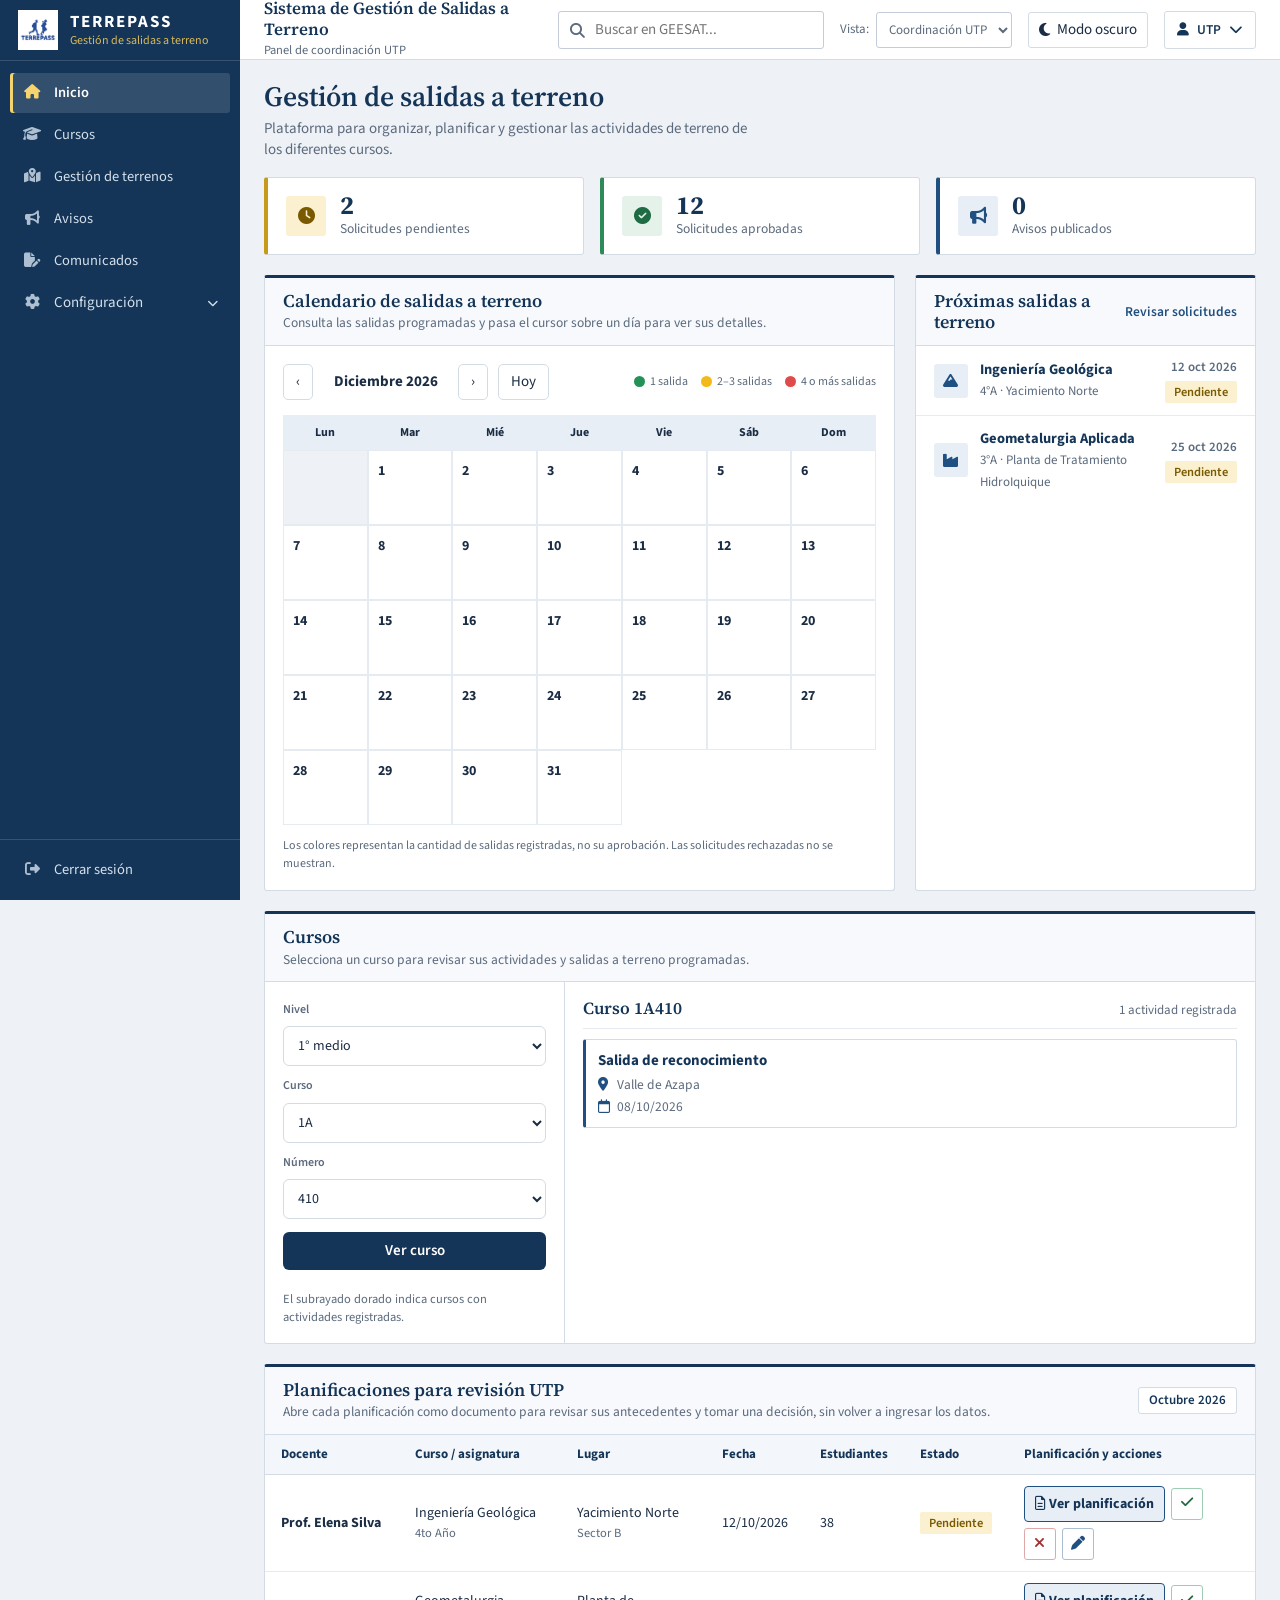
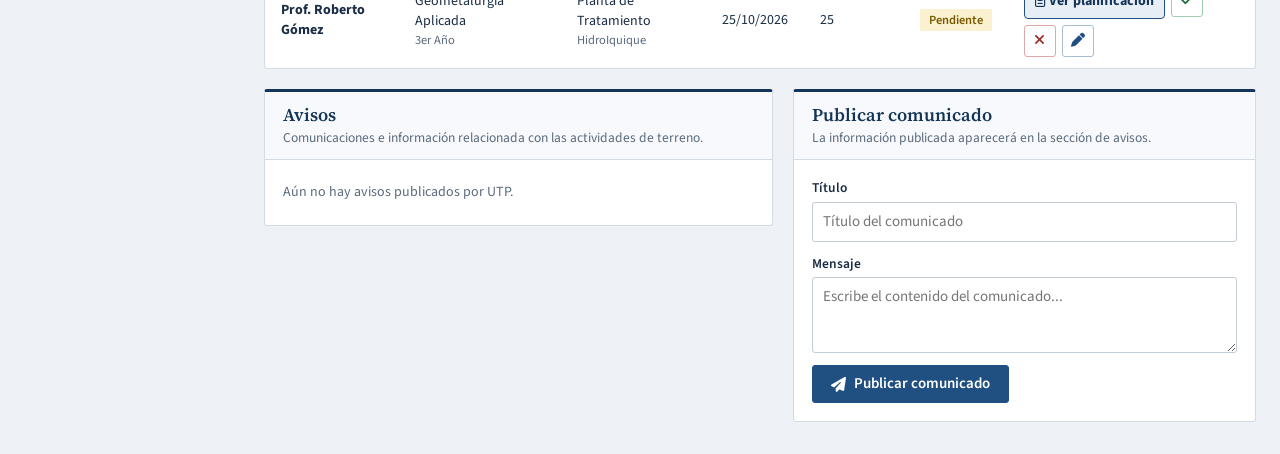
<file: general/Terrepass.html>
<!DOCTYPE html>
<html lang="es">
<head>
    <meta charset="UTF-8">
    <meta name="viewport" content="width=device-width, initial-scale=1.0">

    <title>TERREPASS | Gestión de Salidas a Terreno</title>

    <link rel="preconnect" href="https://fonts.googleapis.com">
    <link rel="preconnect" href="https://fonts.gstatic.com" crossorigin>
    <link rel="stylesheet"
          href="https://fonts.googleapis.com/css2?family=Source+Sans+3:wght@400;600;700&family=Source+Serif+4:wght@600;700&display=swap">

    <link rel="stylesheet"
          href="https://cdnjs.cloudflare.com/ajax/libs/font-awesome/6.5.2/css/all.min.css">

    <link rel="stylesheet" href="Terrepass.css">
</head>
<body>

<!-- =====================================================
     MENÚ LATERAL
===================================================== -->

<aside class="sidebar" id="menu">

    <div class="marca">
        <img src="logo.png" alt="Logo TERREPASS">
        <div>
            <h2>TERREPASS</h2>
            <p>Gestión de salidas a terreno</p>
        </div>
    </div>

    <nav class="menu-lateral" aria-label="Secciones">

        <a href="#inicio" class="opcion activo">
            <span class="icono"><i class="fa-solid fa-house"></i></span>
            <span>Inicio</span>
        </a>

        <a href="#cursos" class="opcion">
            <span class="icono"><i class="fa-solid fa-graduation-cap"></i></span>
            <span>Cursos</span>
        </a>

        <a href="#calendario" class="opcion solo-profesor">
            <span class="icono"><i class="fa-solid fa-file-signature"></i></span>
            <span>Solicitud / Planificación</span>
        </a>

        <a href="#gestion-terrenos" class="opcion solo-utp">
            <span class="icono"><i class="fa-solid fa-map-location-dot"></i></span>
            <span>Gestión de terrenos</span>
        </a>

        <a href="#avisos" class="opcion">
            <span class="icono"><i class="fa-solid fa-bullhorn"></i></span>
            <span>Avisos</span>
        </a>

        <a href="#publicar-comunicado" class="opcion solo-utp">
            <span class="icono"><i class="fa-solid fa-file-pen"></i></span>
            <span>Comunicados</span>
        </a>

        <button type="button" id="abrirConfiguracion" class="opcion opcion-config" aria-expanded="false" aria-controls="submenuConfiguracion">
            <span class="icono"><i class="fa-solid fa-gear"></i></span>
            <span>Configuración</span>
            <i class="fa-solid fa-chevron-down config-flecha" aria-hidden="true"></i>
        </button>
        <div id="submenuConfiguracion" class="submenu-config" hidden>
            <p class="submenu-intro">Preferencias de TERREPASS</p>
            <a class="config-perfil-link" href="TERREPASS_mi_perfil.html"><i class="fa-regular fa-user"></i> Mi perfil</a>
            <details class="config-detalle"><summary><i class="fa-regular fa-bell"></i> Notificaciones</summary><div class="config-interior"><label class="config-control"><span>Activar notificaciones en la página</span><input id="configNotificaciones" type="checkbox"></label></div></details>
            <details class="config-detalle"><summary><i class="fa-solid fa-clock-rotate-left"></i> Historial</summary><div class="config-interior"><button type="button" id="configVerHistorial" class="config-btn">Ver historial de solicitudes</button></div></details>
            
        </div>

    </nav>

    <div class="pie-menu">
        <a href="index.html" class="opcion">
            <span class="icono"><i class="fa-solid fa-right-from-bracket"></i></span>
            <span>Cerrar sesión</span>
        </a>
    </div>

</aside>

<div class="velo" id="velo"></div>


<!-- =====================================================
     BARRA SUPERIOR
===================================================== -->

<header class="barra">

    <button class="boton-menu" id="botonMenu" type="button"
            aria-label="Abrir menú" aria-controls="menu" aria-expanded="false">
        <i class="fa-solid fa-bars"></i>
    </button>

    <div class="barra-titulo">
        <strong>Sistema de Gestión de Salidas a Terreno</strong>
        <span>Panel UTP</span>
    </div>

    <div class="buscador">
        <i class="fa-solid fa-magnifying-glass"></i>
        <input type="search" id="buscador" placeholder="Buscar en GEESAT..."
               aria-label="Buscar en GEESAT">
    </div>

    <div class="selector-rol">
        <label for="rolUsuario">Vista:</label>
        <select id="rolUsuario" aria-label="Cambiar tipo de usuario">
            <option value="utp">Coordinación UTP</option>
            <option value="profesor">Profesor/a</option>
        </select>
    </div>
    <button class="boton-tema" id="alternarTema" type="button" aria-pressed="false">
        <i class="fa-solid fa-moon"></i><span>Modo oscuro</span>
    </button>
    <div class="perfil-contenedor" id="perfilContenedor">
      <button class="perfil" id="abrirFichaPerfil" type="button" aria-expanded="false" aria-controls="fichaPerfil" aria-label="Mostrar datos de mi perfil laboral">
        <i class="fa-solid fa-user"></i><span id="nombreRol">UTP</span><i class="fa-solid fa-chevron-down" aria-hidden="true"></i>
      </button>
      <section class="ficha-perfil" id="fichaPerfil" hidden aria-label="Datos de mi perfil laboral">
        <h3>Mi información laboral</h3>
        <dl id="fichaPerfilDatos"></dl>
        <a href="TERREPASS_mi_perfil.html" class="ficha-perfil-editar"><i class="fa-solid fa-pen"></i> Ver o editar mi perfil</a>
      </section>
    </div>

</header>


<main class="contenido">


<!-- =====================================================
     INICIO
===================================================== -->

<section id="inicio" class="inicio">

    <div class="encabezado">
        <h1>Gestión de salidas a terreno</h1>
        <p>
            Plataforma para organizar, planificar y gestionar
            las actividades de terreno de los diferentes cursos.
        </p>
    </div>

    <div class="metricas">

        <a class="metrica pendiente metrica-enlace solo-utp" href="#gestion-terrenos" aria-label="Ver solicitudes pendientes">
            <div class="metrica-icono"><i class="fa-solid fa-clock"></i></div>
            <div>
                <strong id="pendientes">0</strong>
                <span>Solicitudes pendientes</span>
            </div>
        </a>

        <a class="metrica aprobada metrica-enlace" href="#gestion-terrenos" aria-label="Ver solicitudes aprobadas">
            <div class="metrica-icono"><i class="fa-solid fa-circle-check"></i></div>
            <div>
                <strong id="aprobadas">0</strong>
                <span>Solicitudes aprobadas</span>
            </div>
        </a>

        <a class="metrica metrica-enlace" href="#avisos" aria-label="Ver avisos publicados">
            <div class="metrica-icono"><i class="fa-solid fa-bullhorn"></i></div>
            <div>
                <strong id="avisosNumero">0</strong>
                <span>Avisos publicados</span>
            </div>
        </a>

    </div>

</section>


<div class="panel-calendario-proximas">
<section id="calendario-general" class="panel calendario-general">
  <div class="panel-cabecera"><div><h2>Calendario de salidas a terreno</h2><p>Consulta las salidas programadas y pasa el cursor sobre un día para ver sus detalles.</p></div></div>
  <div class="cal-general-contenido">
    <div class="cal-general-controles"><button id="calGeneralAnterior" type="button" aria-label="Mes anterior">‹</button><strong id="calGeneralMes"></strong><button id="calGeneralSiguiente" type="button" aria-label="Mes siguiente">›</button><button id="calGeneralHoy" type="button">Hoy</button>
      <div class="cal-leyenda"><span><i class="cal-punto verde"></i> 1 salida</span><span><i class="cal-punto amarillo"></i> 2–3 salidas</span><span><i class="cal-punto rojo"></i> 4 o más salidas</span></div>
    </div>
    <div class="cal-general-semana"><span>Lun</span><span>Mar</span><span>Mié</span><span>Jue</span><span>Vie</span><span>Sáb</span><span>Dom</span></div>
    <div id="calGeneralDias" class="cal-general-dias"></div>
    <p class="cal-general-nota">Los colores representan la cantidad de salidas registradas, no su aprobación. Las solicitudes rechazadas no se muestran.</p>
  </div>
</section>
<section class="panel" aria-labelledby="tituloProximas">

        <div class="panel-cabecera">
            <h2 id="tituloProximas">Próximas salidas a terreno</h2>
            <a href="#gestion-terrenos" class="enlace-panel solo-utp">Revisar solicitudes</a><a href="#calendario" class="enlace-panel solo-profesor" hidden>Crear solicitud</a>
        </div>

        <div class="salidas-lista">

            <div class="salida-fila" data-id="1">
                <div class="salida-icono"><i class="fa-solid fa-mountain"></i></div>
                <div class="salida-info">
                    <strong>Ingeniería Geológica</strong>
                    <span>4°A · Yacimiento Norte</span>
                </div>
                <div class="salida-meta">
                    <span class="salida-fecha">12 oct 2026</span>
                    <span class="estado pendiente">Pendiente</span>
                </div>
            </div>

            <div class="salida-fila" data-id="2">
                <div class="salida-icono"><i class="fa-solid fa-industry"></i></div>
                <div class="salida-info">
                    <strong>Geometalurgia Aplicada</strong>
                    <span>3°A · Planta de Tratamiento HidroIquique</span>
                </div>
                <div class="salida-meta">
                    <span class="salida-fecha">25 oct 2026</span>
                    <span class="estado pendiente">Pendiente</span>
                </div>
            </div>

        </div>

    </section>
</div>

<div class="cursos-independiente">
<section id="cursos" class="panel">

        <div class="panel-cabecera">
            <div>
                <h2>Cursos</h2>
                <p>Selecciona un curso para revisar sus actividades y salidas a terreno programadas.</p>
            </div>
        </div>

        <div class="cursos-cuerpo">

            <div class="selector-cursos selector-cursos-compacto">
                <label for="nivelCursoVista">Nivel</label>
                <select id="nivelCursoVista" class="selector-compacto">
                    <option value="1">1° medio</option><option value="2">2° medio</option>
                    <option value="3">3° medio</option><option value="4">4° medio</option>
                </select>
                <label for="letraCursoVista">Curso</label>
                <select id="letraCursoVista" class="selector-compacto"></select>
                <label for="codigoCursoVista">Número</label>
                <select id="codigoCursoVista" class="selector-compacto"></select>
                <button type="button" id="verCursoBtn" class="boton-ver-curso">Ver curso</button>
                <p class="leyenda">El subrayado dorado indica cursos con actividades registradas.</p>
            </div>

            <div id="detalleCurso" class="detalle-curso" aria-live="polite"></div>

        </div>

    </section>
</div>

<!-- =====================================================
     CALENDARIO Y PROGRAMACIÓN
===================================================== -->

<section id="calendario" class="panel solo-profesor" data-seccion-rol="solicitud">

    <div class="panel-cabecera">
        <div>
            <h2>Solicitud / Planificación de salida a terreno</h2>
            <p>Completa los antecedentes generales, pedagógicos y los detalles de la actividad. La fecha se selecciona desde el campo con mini calendario.</p>
        </div>
    </div>

    <div class="calendario-cuerpo">

        <div class="calendario-box">

            <div class="calendario-titulo">
                <button id="mesAnterior" type="button" aria-label="Mes anterior">‹</button>
                <h3 id="mesActual"></h3>
                <button id="mesSiguiente" type="button" aria-label="Mes siguiente">›</button>
            </div>

            <div class="semana">
                <span>Lun</span>
                <span>Mar</span>
                <span>Mié</span>
                <span>Jue</span>
                <span>Vie</span>
                <span>Sáb</span>
                <span>Dom</span>
            </div>

            <div id="diasCalendario" class="dias"></div>

        </div>

        <div class="formulario">

            <h3 id="tituloFormularioSalida">Solicitar salida a terreno</h3>

            <div class="campo ancho">
                <label for="fechaSalida">Fecha</label>
                <input type="date" id="fechaSalida">
            </div>

            <div class="campo">
                <label for="horaSalida">Hora de salida</label>
                <input type="time" id="horaSalida">
            </div>

            <div class="campo">
                <label for="horaRegreso">Hora de regreso</label>
                <input type="time" id="horaRegreso">
            </div>

            <div class="campo ancho solo-profesor">
                <label for="cursoSolicitud">Curso</label>
                <select id="cursoSolicitud" aria-label="Seleccionar curso"><option value="">Selecciona un curso</option></select>
            </div>

            <div class="planificacion-formulario ancho">
                <details class="planificacion-pestana"><summary><span class="pestana-numero">I.</span><strong>Antecedentes generales</strong><span class="pestana-indicador" aria-hidden="true">⌄</span></summary><div class="planificacion-pestana-contenido">
                <div class="planificacion-grid">
                    <div class="campo"><label for="responsableSalida">Docente responsable</label><input id="responsableSalida" type="text" placeholder="Nombre del responsable"></div>
                    <div class="campo"><label for="acompanantesSalida">Docentes acompañantes</label><input id="acompanantesSalida" type="text" placeholder="Nombres de acompañantes"></div>
                    <div class="campo"><label for="fonoSalida">Fono de contacto</label><input id="fonoSalida" type="tel" placeholder="Teléfono"></div>
                    <div class="campo"><label for="destinoSalida">Destino</label><input id="destinoSalida" type="text" placeholder="Destino de la salida"></div>
                    <div class="campo"><label for="unidadSalida">Unidad</label><input id="unidadSalida" type="text" placeholder="Unidad de aprendizaje"></div>
                    <div class="campo"><label for="cantidadEstudiantesPlan">Cantidad de estudiantes</label><input id="cantidadEstudiantesPlan" type="number" min="1" placeholder="Cantidad"></div>
                    <div class="campo"><label for="asignaturaSalida">Asignatura y/o especialidad</label><input id="asignaturaSalida" type="text" placeholder="Asignatura o especialidad"></div>
                </div>
</div></details>
                <details class="planificacion-pestana"><summary><span class="pestana-numero">II.</span><strong>Antecedentes pedagógicos</strong><span class="pestana-indicador" aria-hidden="true">⌄</span></summary><div class="planificacion-pestana-contenido">
                <div class="campo ancho"><label for="objetivoGeneral">Objetivo general</label><textarea id="objetivoGeneral" placeholder="Objetivo general de la actividad"></textarea></div>
                <div class="campo ancho"><label for="objetivosEspecificos">Objetivos específicos</label><textarea id="objetivosEspecificos" placeholder="Objetivos específicos"></textarea></div>
                <div class="campo ancho"><label for="contenidosSalida">Contenidos</label><textarea id="contenidosSalida" placeholder="Contenidos que se abordarán"></textarea></div>
                <div class="campo ancho"><label for="evaluacionProceso">Evaluación · Proceso</label><textarea id="evaluacionProceso" placeholder="Evaluación del proceso"></textarea></div>
                <div class="campo ancho"><label for="evaluacionProgreso">Evaluación · Progreso</label><textarea id="evaluacionProgreso" placeholder="Evaluación del progreso"></textarea></div>
                <div class="campo ancho"><label for="evaluacionLogro">Evaluación · Logro</label><textarea id="evaluacionLogro" placeholder="Evaluación del logro"></textarea></div>
                <div class="campo ancho"><label for="descripcionEvaluacion">Descripción de evaluación</label><textarea id="descripcionEvaluacion" placeholder="Instrumentos y criterios de evaluación"></textarea></div>
</div></details>
                <details class="planificacion-pestana"><summary><span class="pestana-numero">III.</span><strong>Detalles de la actividad</strong><span class="pestana-indicador" aria-hidden="true">⌄</span></summary><div class="planificacion-pestana-contenido">
                <div class="campo ancho"><label for="actividadPrevia">Actividad previa (preparación)</label><textarea id="actividadPrevia" placeholder="Preparación antes de la salida"></textarea></div>
                <div class="campo ancho"><label for="actividadDurante">Durante (desarrollo)</label><textarea id="actividadDurante" placeholder="Actividades que se realizarán en terreno"></textarea></div>
                <div class="campo ancho"><label for="actividadDespues">Después (retroalimentación)</label><textarea id="actividadDespues" placeholder="Cierre y retroalimentación"></textarea></div>
</div></details>
                <details class="planificacion-pestana"><summary><span class="pestana-numero">IV.</span><strong>Requerimientos</strong><span class="pestana-indicador" aria-hidden="true">⌄</span></summary><div class="planificacion-pestana-contenido">
                <div class="requerimientos-grid">
                    <label class="requisito"><input type="checkbox" id="busSlepc"> Bus de SLEPCH</label>
                    <label class="requisito"><input type="checkbox" id="colaciones"> Colaciones</label>
                </div>

</div></details>
                <details class="planificacion-pestana"><summary><span class="pestana-numero">V.</span><strong>Detalle del transporte</strong><span class="pestana-indicador" aria-hidden="true">⌄</span></summary><div class="planificacion-pestana-contenido">
                <p class="ayuda-planificacion">Completar solo si el transporte es gestionado de manera particular.</p>
                <div class="planificacion-grid">
                    <div class="campo"><label for="medioTransporte">Medio de transporte</label><input id="medioTransporte" type="text" placeholder="Ej: Furgón, bus particular"></div>
                    <div class="campo"><label for="patenteTransporte">Patente</label><input id="patenteTransporte" type="text" placeholder="Patente del vehículo"></div>
                    <div class="campo"><label for="nombreChofer">Nombre del chofer</label><input id="nombreChofer" type="text" placeholder="Nombre completo"></div>
                    <div class="campo"><label for="rutChofer">RUT del chofer</label><input id="rutChofer" type="text" placeholder="RUT"></div>
                </div>

</div></details>
                <details class="planificacion-pestana"><summary><span class="pestana-numero">VI.</span><strong>Observaciones</strong><span class="pestana-indicador" aria-hidden="true">⌄</span></summary><div class="planificacion-pestana-contenido">
                <div class="campo ancho"><label for="observacionesSalida">Observaciones adicionales</label><textarea id="observacionesSalida" class="observaciones-planificacion" placeholder="Escribe aquí las observaciones..."></textarea></div>

</div></details>
                <div class="notas-planificacion">
                    <p>El plazo mínimo para solicitar una salida es: 10 días dentro de la comuna y 15 días fuera de la comuna.</p>
                    <p>La solicitud de movilización debe ser dentro del horario establecido por el servicio local, entre las 8:30 y 12:30.</p>
                    <p>La aprobación de las colaciones dependerá del tipo de actividad y la cantidad de horas pedagógicas de duración.</p>
                    <p>Para cada salida a terreno se debe adjuntar el listado de estudiantes, con el nombre completo, RUT y curso.</p>
                </div>
            </div>

            <button id="programar" class="boton" type="button">
                Programar salida
            </button>

        </div>

    </div>

    <div id="resumen" class="resumen">
        <i class="fa-solid fa-circle-check"></i>
        <div>
            <strong>Salida programada</strong>
            <p id="textoResumen"></p>
        </div>
    </div>

</section>


<!-- =====================================================
     SEGUIMIENTO DEL DOCENTE
===================================================== -->
<section id="mis-solicitudes" class="panel solo-profesor" data-seccion-rol="profesor">
    <div class="panel-cabecera">
        <div>
            <h2>Mis solicitudes</h2>
            <p>Consulta el estado y las observaciones de UTP sobre tus solicitudes.</p>
        </div>
    </div>
    <div id="misSolicitudes" class="lista-solicitudes-docente">
        <p class="sin-actividad">Todavía no has enviado solicitudes en esta sesión.</p>
    </div>
</section>

<!-- =====================================================
     GESTIÓN DE TERRENOS
===================================================== -->

<section id="gestion-terrenos" class="panel solo-utp" data-seccion-rol="utp">

    <div class="panel-cabecera">
        <div>
            <h2>Planificaciones para revisión UTP</h2>
            <p>Abre cada planificación como documento para revisar sus antecedentes y tomar una decisión, sin volver a ingresar los datos.</p>
        </div>
        <span class="periodo">Octubre 2026</span>
    </div>

    <div class="tabla-contenedor">

        <table class="tabla-solicitudes">

            <thead>
                <tr>
                    <th>Docente</th>
                    <th>Curso / asignatura</th>
                    <th>Lugar</th>
                    <th>Fecha</th>
                    <th>Estudiantes</th>
                    <th>Estado</th>
                    <th>Planificación y acciones</th>
                </tr>
            </thead>

            <tbody id="tablaSolicitudes">

                <tr data-id="1">
                    <td><strong>Prof. Elena Silva</strong></td>
                    <td>Ingeniería Geológica <small>4to Año</small></td>
                    <td>Yacimiento Norte <small>Sector B</small></td>
                    <td>12/10/2026</td>
                    <td>38</td>
                    <td><span class="estado pendiente">Pendiente</span></td>
                    <td>
                        <div class="acciones">
                            <button class="boton-ver-plan" type="button" data-ver-plan> <i class="fa-regular fa-file-lines"></i> Ver planificación</button>
                            <button class="accion aprobar" data-action="aprobar"
                                    title="Aprobar" aria-label="Aprobar" type="button">
                                <i class="fa-solid fa-check"></i>
                            </button>
                            <button class="accion rechazar" data-action="rechazar"
                                    title="Rechazar" aria-label="Rechazar" type="button">
                                <i class="fa-solid fa-xmark"></i>
                            </button>
                            <button class="accion modificar" data-action="modificar"
                                    title="Modificar" aria-label="Modificar" type="button">
                                <i class="fa-solid fa-pen"></i>
                            </button>
                        </div>
                    </td>
                </tr>

                <tr data-id="2">
                    <td><strong>Prof. Roberto Gómez</strong></td>
                    <td>Geometalurgia Aplicada <small>3er Año</small></td>
                    <td>Planta de Tratamiento <small>HidroIquique</small></td>
                    <td>25/10/2026</td>
                    <td>25</td>
                    <td><span class="estado pendiente">Pendiente</span></td>
                    <td>
                        <div class="acciones">
                            <button class="boton-ver-plan" type="button" data-ver-plan> <i class="fa-regular fa-file-lines"></i> Ver planificación</button>
                            <button class="accion aprobar" data-action="aprobar"
                                    title="Aprobar" aria-label="Aprobar" type="button">
                                <i class="fa-solid fa-check"></i>
                            </button>
                            <button class="accion rechazar" data-action="rechazar"
                                    title="Rechazar" aria-label="Rechazar" type="button">
                                <i class="fa-solid fa-xmark"></i>
                            </button>
                            <button class="accion modificar" data-action="modificar"
                                    title="Modificar" aria-label="Modificar" type="button">
                                <i class="fa-solid fa-pen"></i>
                            </button>
                        </div>
                    </td>
                </tr>

            </tbody>

        </table>

    </div>

</section>


<!-- =====================================================
     AVISOS Y COMUNICADOS
===================================================== -->

<div class="rejilla rejilla-info">

    <section id="avisos" class="panel">

        <div class="panel-cabecera">
            <div>
                <h2>Avisos</h2>
                <p>Comunicaciones e información relacionada con las actividades de terreno.</p>
            </div>
        </div>

        <div id="listaAvisos" class="lista-avisos" aria-live="polite"></div>

    </section>


    <section id="publicar-comunicado" class="panel solo-utp" data-seccion-rol="utp">

        <div class="panel-cabecera">
            <div>
                <h2>Publicar comunicado</h2>
                <p>La información publicada aparecerá en la sección de avisos.</p>
            </div>
        </div>

        <div class="panel-cuerpo comunicado-form">

            <div class="campo">
                <label for="tituloComunicado">Título</label>
                <input type="text" id="tituloComunicado" placeholder="Título del comunicado">
            </div>

            <div class="campo">
                <label for="mensajeComunicado">Mensaje</label>
                <textarea id="mensajeComunicado" placeholder="Escribe el contenido del comunicado..."></textarea>
            </div>

            <button id="publicarComunicado" class="boton" type="button">
                <i class="fa-solid fa-paper-plane"></i>
                Publicar comunicado
            </button>

        </div>

    </section>

</div>


<!-- Preferencias de configuración disponibles en el menú lateral -->
<input type="checkbox" id="temaOscuro" hidden>

</main>


<!-- =====================================================
     MODAL
===================================================== -->

<div id="modal" class="modal" role="dialog" aria-modal="true" aria-labelledby="modalTitulo">

    <div class="modal-contenido">

        <button id="cerrarModal" class="cerrar-modal" type="button" aria-label="Cerrar">×</button>

        <span class="modal-etiqueta">Gestión UTP</span>

        <h2 id="modalTitulo">Gestionar solicitud</h2>

        <p id="modalDescripcion"></p>


        <div id="camposRechazo" class="modal-campos" hidden>

            <div class="campo">
                <label for="motivoRechazo">Motivo del rechazo</label>
                <select id="motivoRechazo">
                    <option value="">Seleccionar motivo</option>
                    <option>Falta de documentación</option>
                    <option>Fecha no disponible</option>
                    <option>Falta de autorización</option>
                    <option>Otro motivo</option>
                </select>
            </div>

            <div class="campo">
                <label for="detalleRechazo">Detalles</label>
                <textarea id="detalleRechazo" placeholder="Escribe los detalles..."></textarea>
            </div>

        </div>


        <div id="camposModificar" class="modal-campos" hidden>

            <div class="campo">
                <label for="nuevaFecha">Nueva fecha</label>
                <input type="date" id="nuevaFecha">
            </div>

            <div class="campo">
                <label for="nuevoLugar">Nuevo lugar</label>
                <input type="text" id="nuevoLugar" placeholder="Nuevo lugar">
            </div>

            <div class="campo">
                <label for="nuevaCantidad">Cantidad de estudiantes</label>
                <input type="number" id="nuevaCantidad" min="1">
            </div>

        </div>


        <div class="modal-botones">
            <button id="cancelarModal" class="boton secundario" type="button">Cancelar</button>
            <button id="confirmarModal" class="boton" type="button">Confirmar</button>
        </div>

    </div>

</div>



<!-- Documento de planificación para coordinación UTP -->
<div id="modalPlanificacion" class="modal modal-planificacion" role="dialog" aria-modal="true" aria-labelledby="tituloDocumento" aria-hidden="true">
  <div class="contenedor-documento">
    <div class="herramientas-documento">
      <strong><i class="fa-regular fa-file-lines"></i> Vista de planificación</strong>
      <div><button id="imprimirPlanificacion" class="boton secundario" type="button"><i class="fa-solid fa-print"></i> Imprimir / PDF</button>
      <button id="cerrarPlanificacion" class="boton secundario" type="button">Cerrar</button></div>
    </div>
    <article class="hoja-planificacion" id="hojaPlanificacion" aria-live="polite"></article>
  </div>
</div>

<div id="toast" class="toast" role="status" aria-live="polite"></div>



<div id="configHistorialModal" class="config-modal" hidden role="dialog" aria-modal="true" aria-labelledby="configHistorialTitulo"><div class="config-modal-panel"><button id="configCerrarHistorial" class="config-modal-cerrar" type="button" aria-label="Cerrar historial">×</button><h2 id="configHistorialTitulo">Historial de solicitudes</h2><div id="configHistorialContenido"></div></div></div>

<script>

/* =====================================================
   UTILIDADES
===================================================== */

const $ = id => document.getElementById(id);

let rolActual = localStorage.getItem("geesat_rol") || "utp";
let solicitudesDocente = JSON.parse(localStorage.getItem("geesat_solicitudes") || "[]");
let avisosGuardados = JSON.parse(localStorage.getItem("geesat_avisos") || "[]");

function aplicarRol(rol) {
    rolActual = rol;
    localStorage.setItem("geesat_rol", rol);
    document.body.dataset.rol = rol;
    if (typeof renderizarAvisos === "function") renderizarAvisos();
    $("rolUsuario").value = rol;
    $("nombreRol").textContent = rol === "utp" ? "UTP" : "Profesor/a";
    document.querySelector(".barra-titulo span").textContent =
        rol === "utp" ? "Panel de coordinación UTP" : "Panel docente";
    $("tituloFormularioSalida").textContent =
        rol === "utp" ? "Registrar salida" : "Solicitar salida a terreno";
    $("programar").innerHTML = rol === "utp"
        ? '<i class="fa-solid fa-calendar-plus"></i> Registrar salida'
        : '<i class="fa-solid fa-paper-plane"></i> Enviar solicitud a UTP';
    document.querySelectorAll(".solo-utp").forEach(el => el.hidden = rol !== "utp");
    document.querySelectorAll(".solo-profesor").forEach(el => el.hidden = rol !== "profesor");
    document.querySelectorAll(".menu-lateral .opcion").forEach(el => {
        if (el.closest(".pie-menu")) return;
        const href = el.getAttribute("href") || "";
        const destino = href.startsWith("#") ? document.querySelector(href) : null;
        el.hidden = !!(destino && destino.hidden);
    });
    if (rol === "profesor") renderMisSolicitudes();
    if (typeof actualizarNombrePerfil === "function") actualizarNombrePerfil();
}

$("rolUsuario").addEventListener("change", e => aplicarRol(e.target.value));

function aplicarTema(oscuro) {
    document.body.classList.toggle("tema-oscuro", oscuro);
    $("temaOscuro").checked = oscuro;
    $("alternarTema").setAttribute("aria-pressed", String(oscuro));
    $("alternarTema").innerHTML = oscuro
        ? '<i class="fa-solid fa-sun"></i><span>Modo claro</span>'
        : '<i class="fa-solid fa-moon"></i><span>Modo oscuro</span>';
    localStorage.setItem("geesat_tema_oscuro", oscuro ? "1" : "0");
    if ($("configTemaOscuro")) $("configTemaOscuro").checked = oscuro;
}
const temaInicial = localStorage.getItem("geesat_tema_oscuro") === "1";
$("alternarTema").addEventListener("click", () => aplicarTema(!document.body.classList.contains("tema-oscuro")));
$("temaOscuro").addEventListener("change", e => aplicarTema(e.target.checked));
aplicarTema(temaInicial);

/* Evita que el texto escrito por un usuario se interprete como HTML */
function escapar(texto) {

    return String(texto).replace(/[&<>"']/g, caracter => ({
        "&": "&amp;",
        "<": "&lt;",
        ">": "&gt;",
        '"': "&quot;",
        "'": "&#39;"
    }[caracter]));

}

let temporizadorToast;

function mostrarToast(mensaje, tipo) {

    const toast = $("toast");

    toast.textContent = mensaje;
    toast.className = `toast mostrar ${tipo}`;

    clearTimeout(temporizadorToast);

    temporizadorToast = setTimeout(() => {
        toast.classList.remove("mostrar");
    }, 3000);

}



/* =====================================================
   CURSOS (el panel está siempre visible)
===================================================== */

const niveles = [
    {
        numero: 1,
        nombre: "1° medio",
        cursos: ["1A410", "1B410", "1C410", "1A510", "1B510", "1C510", "1D510", "1A610", "1B610", "1C610"]
    },
    {
        numero: 2,
        nombre: "2° medio",
        cursos: ["2A410", "2B410", "2C410", "2A510", "2B510", "2C510", "2D510", "2A610", "2B610", "2C610"]
    },
    {
        numero: 3,
        nombre: "3° medio",
        cursos: ["3A410", "3B410", "3A510", "3B510", "3C510", "3D510", "3E510", "3A610", "3B610", "3C610"]
    },
    {
        numero: 4,
        nombre: "4° medio",
        cursos: ["4A410", "4B410", "4A510", "4B510", "4C510", "4D510", "4E510", "4A610", "4B610", "4C610"]
    }
];

/* Los cursos de 1° y 2° medio pueden actualizarse cuando cambie la matrícula.
   Los cursos de 3° y 4° medio se mantienen según la lista fija definida por UTP. */
const actividadesPorCurso = {
    "1A410": [
        { titulo: "Salida de reconocimiento", lugar: "Valle de Azapa", fecha: "08/10/2026" }
    ],
    "2A410": [
        { titulo: "Actividad geográfica", lugar: "Valle de Lluta", fecha: "10/10/2026" }
    ],
    "3A410": [
        { titulo: "Geometalurgia Aplicada", lugar: "Planta de Tratamiento HidroIquique", fecha: "25/10/2026" }
    ],
    "4A410": [
        { titulo: "Ingeniería Geológica", lugar: "Yacimiento Norte", fecha: "12/10/2026" }
    ]
};

const detalleCurso = $("detalleCurso");
const cursoSolicitud = $("cursoSolicitud");
const nivelCursoVista = $("nivelCursoVista");
const letraCursoVista = $("letraCursoVista");
const codigoCursoVista = $("codigoCursoVista");
const verCursoBtn = $("verCursoBtn");

function cursosDelNivel(numeroNivel) {
    const nivel = niveles.find(item => item.nombre.startsWith(`${numeroNivel}°`));
    return nivel ? nivel.cursos : [];
}

function actualizarCodigosCurso() {
    const prefijo = `${nivelCursoVista.value}${letraCursoVista.value}`;
    const cursos = cursosDelNivel(nivelCursoVista.value).filter(curso => curso.startsWith(prefijo));
    codigoCursoVista.innerHTML = cursos.map(curso => `<option value="${curso.slice(-3)}">${curso.slice(-3)}</option>`).join("");
}

function actualizarOpcionesCurso() {
    const cursos = cursosDelNivel(nivelCursoVista.value);
    const letras = [...new Set(cursos.map(curso => curso.match(/^\d([A-E])/)[1]))];
    letraCursoVista.innerHTML = letras.map(letra => `<option value="${letra}">${nivelCursoVista.value}${letra}</option>`).join("");
    actualizarCodigosCurso();
}

nivelCursoVista.addEventListener("change", actualizarOpcionesCurso);
letraCursoVista.addEventListener("change", actualizarCodigosCurso);
verCursoBtn.addEventListener("click", () => seleccionarCurso(`${nivelCursoVista.value}${letraCursoVista.value}${codigoCursoVista.value}`));

niveles.forEach(nivel => nivel.cursos.forEach(curso => {
    if (cursoSolicitud) {
        const opcion = document.createElement("option");
        opcion.value = curso;
        opcion.textContent = curso;
        cursoSolicitud.appendChild(opcion);
    }
}));
actualizarOpcionesCurso();

function seleccionarCurso(curso) {
    const coincidencia = curso.match(/^(\d)([A-E])(\d{3})$/);
    if (coincidencia) {
        nivelCursoVista.value = coincidencia[1];
        actualizarOpcionesCurso();
        letraCursoVista.value = coincidencia[2];
        actualizarCodigosCurso();
        codigoCursoVista.value = coincidencia[3];
    }


    const actividades = actividadesPorCurso[curso] || [];

    const cantidad =
        actividades.length === 1
            ? "1 actividad registrada"
            : `${actividades.length} actividades registradas`;


    let html = `
        <div class="detalle-curso-cabecera">
            <h3>Curso ${escapar(curso)}</h3>
            <span>${cantidad}</span>
        </div>
    `;


    if (actividades.length === 0) {

        html += `
            <p class="sin-actividad">
                <i class="fa-regular fa-calendar-xmark"></i>
                Este curso todavía no tiene actividades registradas.
            </p>
        `;

    } else {

        actividades.forEach(actividad => {

            html += `
                <div class="actividad-curso">
                    <h4>${escapar(actividad.titulo)}</h4>
                    <p><i class="fa-solid fa-location-dot"></i> ${escapar(actividad.lugar)}</p>
                    <p><i class="fa-regular fa-calendar"></i> ${escapar(actividad.fecha)}</p>
                </div>
            `;

        });

    }

    detalleCurso.innerHTML = html;

}

/* Al cargar la página ya se muestra un curso, así el panel nunca queda vacío */
seleccionarCurso("1A410");



/* =====================================================
   CALENDARIO
===================================================== */

const diasCalendario = $("diasCalendario");
const mesActual = $("mesActual");
const fechaSalida = $("fechaSalida");

const meses = [
    "Enero", "Febrero", "Marzo", "Abril", "Mayo", "Junio",
    "Julio", "Agosto", "Septiembre", "Octubre", "Noviembre", "Diciembre"
];

/* Comienza en el mes actual */
let fechaCalendario = new Date();
fechaCalendario.setDate(1);


function generarCalendario() {

    diasCalendario.innerHTML = "";

    const año = fechaCalendario.getFullYear();
    const mes = fechaCalendario.getMonth();

    mesActual.textContent = `${meses[mes]} ${año}`;

    /* Lunes = 0 ... Domingo = 6 */
    const primerDia = (new Date(año, mes, 1).getDay() + 6) % 7;

    const cantidadDias = new Date(año, mes + 1, 0).getDate();

    const hoy = new Date();


    for (let i = 0; i < primerDia; i++) {

        const vacio = document.createElement("div");
        vacio.className = "dia vacio";

        diasCalendario.appendChild(vacio);

    }


    for (let dia = 1; dia <= cantidadDias; dia++) {

        const boton = document.createElement("button");
        boton.type = "button";
        boton.className = "dia";
        boton.textContent = dia;

        const fechaIso =
            `${año}-${String(mes + 1).padStart(2, "0")}-${String(dia).padStart(2, "0")}`;

        if (
            año === hoy.getFullYear() &&
            mes === hoy.getMonth() &&
            dia === hoy.getDate()
        ) {
            boton.classList.add("hoy");
        }

        if (fechaSalida.value === fechaIso) {
            boton.classList.add("seleccionado");
        }

        boton.addEventListener("click", () => {

            document.querySelectorAll(".dia").forEach(d => {
                d.classList.remove("seleccionado");
            });

            boton.classList.add("seleccionado");

            fechaSalida.value = fechaIso;

        });

        diasCalendario.appendChild(boton);

    }

}


$("mesAnterior").addEventListener("click", () => {

    fechaCalendario.setMonth(fechaCalendario.getMonth() - 1);
    generarCalendario();

});

$("mesSiguiente").addEventListener("click", () => {

    fechaCalendario.setMonth(fechaCalendario.getMonth() + 1);
    generarCalendario();

});

generarCalendario();



/* =====================================================
   PROGRAMAR SALIDA
===================================================== */

$("programar").addEventListener("click", () => {

    const horaSalida = $("horaSalida").value;
    const horaRegreso = $("horaRegreso").value;
    const lugar = $("destinoSalida").value.trim();
    const descripcion = $("objetivoGeneral").value.trim() || $("contenidosSalida").value.trim();


    if (!fechaSalida.value || !horaSalida || !horaRegreso || !lugar) {

        mostrarToast("Completa fecha, horarios y destino en Antecedentes generales.", "error");
        if (!lugar) document.querySelector(".planificacion-pestana")?.setAttribute("open", "");
        return;

    }


    if (horaRegreso <= horaSalida) {

        mostrarToast("La hora de regreso debe ser posterior a la salida.", "error");
        return;

    }


    const fechaTexto =
        new Date(fechaSalida.value + "T00:00:00").toLocaleDateString("es-CL", {
            day: "2-digit",
            month: "2-digit",
            year: "numeric"
        });


    if (rolActual === "profesor") {
        const solicitud = {
            id: Date.now(),
            docente: localStorage.getItem("geesat_nombre_profesor") || "Profesor/a actual",
            curso: $("cursoSolicitud")?.value || "Por asignar",
            lugar,
            fecha: fechaTexto,
            horaSalida,
            horaRegreso,
            descripcion,
            destino: $("destinoSalida").value.trim(),
            responsable: $("responsableSalida").value.trim(),
            acompanantes: $("acompanantesSalida").value.trim(),
            fono: $("fonoSalida").value.trim(),
            unidad: $("unidadSalida").value.trim(),
            estudiantes: $("cantidadEstudiantesPlan").value || "Por confirmar",
            asignatura: $("asignaturaSalida").value.trim(),
            objetivoGeneral: $("objetivoGeneral").value.trim(),
            objetivosEspecificos: $("objetivosEspecificos").value.trim(),
            contenidos: $("contenidosSalida").value.trim(),
            evaluacionProceso: $("evaluacionProceso").value.trim(),
            evaluacionProgreso: $("evaluacionProgreso").value.trim(),
            evaluacionLogro: $("evaluacionLogro").value.trim(),
            descripcionEvaluacion: $("descripcionEvaluacion").value.trim(),
            actividadPrevia: $("actividadPrevia").value.trim(),
            actividadDurante: $("actividadDurante").value.trim(),
            actividadDespues: $("actividadDespues").value.trim(),
            busSlepc: $("busSlepc").checked,
            colaciones: $("colaciones").checked,
            medioTransporte: $("medioTransporte").value.trim(),
            patenteTransporte: $("patenteTransporte").value.trim(),
            nombreChofer: $("nombreChofer").value.trim(),
            rutChofer: $("rutChofer").value.trim(),
            observacionesSalida: $("observacionesSalida").value.trim(),
            estado: "Pendiente",
            observacion: ""
        };
        solicitudesDocente.unshift(solicitud);
        localStorage.setItem("geesat_solicitudes", JSON.stringify(solicitudesDocente));
        agregarSolicitudTabla(solicitud);
        renderMisSolicitudes();
        mostrarToast("Solicitud enviada a UTP. Podrás revisar aquí su estado.", "success");
    } else {
        $("textoResumen").textContent =
            `${fechaTexto} · ${horaSalida} - ${horaRegreso} · ${lugar}` +
            (descripcion ? ` · ${descripcion}` : "");
        $("resumen").classList.add("mostrar");
        mostrarToast("Salida registrada correctamente.", "success");
    }

});



/* =====================================================
   MENÚ LATERAL: sección activa y menú en pantallas pequeñas
===================================================== */

const opciones = document.querySelectorAll(".menu-lateral .opcion[href^='#']");

let bloqueoSeguimiento = false;

function marcarOpcion(id) {

    opciones.forEach(opcion => {
        opcion.classList.toggle("activo", opcion.getAttribute("href") === `#${id}`);
    });

}

const observador = new IntersectionObserver(entradas => {

    if (bloqueoSeguimiento) return;

    const visible = entradas.find(entrada => entrada.isIntersecting);

    if (visible) marcarOpcion(visible.target.id);

}, { rootMargin: "-20% 0px -65% 0px" });

opciones.forEach(opcion => {

    const seccion = document.querySelector(opcion.getAttribute("href"));

    if (seccion) observador.observe(seccion);

    /* Al hacer clic, se marca de inmediato y se espera a que termine el desplazamiento */
    opcion.addEventListener("click", () => {

        marcarOpcion(opcion.getAttribute("href").slice(1));

        bloqueoSeguimiento = true;
        setTimeout(() => { bloqueoSeguimiento = false; }, 900);

        alternarMenu(false);

    });

});


const botonMenu = $("botonMenu");

function alternarMenu(abrir) {

    document.body.classList.toggle("menu-abierto", abrir);
    botonMenu.setAttribute("aria-expanded", String(abrir));

}

botonMenu.addEventListener("click", () => {
    alternarMenu(!document.body.classList.contains("menu-abierto"));
});

$("velo").addEventListener("click", () => alternarMenu(false));



/* =====================================================
   SOLICITUDES COMPARTIDAS ENTRE VISTAS (prototipo local)
===================================================== */
function agregarSolicitudTabla(s) {
    if ([...document.querySelectorAll("#tablaSolicitudes tr[data-id]")].some(fila => String(fila.dataset.id) === String(s.id))) return;
    const fila = document.createElement("tr");
    fila.dataset.id = s.id;
    fila.dataset.solicitudDocente = "true";
    fila.innerHTML = `
        <td><strong>${escapar(s.docente)}</strong></td>
        <td>${escapar(s.curso || "Por asignar")}</td>
        <td>${escapar(s.lugar)}</td>
        <td>${escapar(s.fecha)}</td>
        <td>${escapar(s.estudiantes || "Por confirmar")}</td>
        <td><span class="estado ${claseEstado(s.estado)}" title="${escapar(s.observacion || "")}">${escapar(s.estado)}</span></td>
        <td><div class="acciones">
            <button class="boton-ver-plan" type="button" data-ver-plan><i class="fa-regular fa-file-lines"></i> Ver planificación</button>
            <button class="accion aprobar" data-action="aprobar" title="Aprobar" aria-label="Aprobar" type="button"><i class="fa-solid fa-check"></i></button>
            <button class="accion rechazar" data-action="rechazar" title="Rechazar" aria-label="Rechazar" type="button"><i class="fa-solid fa-xmark"></i></button>
            <button class="accion modificar" data-action="modificar" title="Modificar" aria-label="Modificar" type="button"><i class="fa-solid fa-pen"></i></button>
        </div></td>`;
    $("tablaSolicitudes").prepend(fila);
    fila.querySelector("[data-ver-plan]")?.addEventListener("click", () => abrirPlanificacion(fila));
    fila.querySelectorAll("[data-action]").forEach(btn => btn.addEventListener("click", () => {
        filaActual = fila;
        accionActual = btn.dataset.action;
        abrirModal();
    }));
}
function claseEstado(estado) {
    if (estado === "Aprobada") return "aprobada";
    if (estado === "Rechazada") return "rechazada";
    if (estado === "Modificada" || estado === "Modificación aceptada") return "modificada";
    return "pendiente";
}
function renderMisSolicitudes() {
    const contenedor = $("misSolicitudes");
    if (!contenedor) return;
    if (!solicitudesDocente.length) {
        contenedor.innerHTML = '<p class="sin-actividad">Todavía no has enviado solicitudes en esta sesión.</p>';
        return;
    }
    contenedor.innerHTML = solicitudesDocente.map(s => `
        <article class="solicitud-docente">
            <div><strong>${escapar(s.lugar)}</strong><p>${escapar(s.fecha)} · ${escapar(s.horaSalida)}–${escapar(s.horaRegreso)}</p>
            <p>${escapar(s.descripcion || "Sin descripción adicional")}</p>
            ${s.observacion ? `<p class="observacion-utp"><strong>Respuesta de UTP:</strong> ${escapar(s.observacion)}</p>` : ""}
            ${s.modificacion && !s.modificacion.aceptada ? `<div class="cambios-utp"><strong>Modificación propuesta por UTP</strong><ul>${(Array.isArray(s.modificacion.cambios) ? s.modificacion.cambios : []).map(c => `<li><strong>${escapar(c.campo)}:</strong> ${escapar(c.anterior)} → <strong>${escapar(c.nuevo)}</strong></li>`).join("")}</ul><button type="button" class="aceptar-cambio-utp" data-aceptar-modificacion="${escapar(s.id)}">Acepto la modificación</button></div>` : ""}
            ${s.modificacion?.aceptada ? `<p class="cambio-confirmado">✓ Modificación aceptada por el docente</p>` : ""}</div>
            <div class="solicitud-docente-acciones">
                <span class="estado ${claseEstado(s.estado)}">${escapar(s.estado)}</span>
                ${["pendiente", "enviada", "en revisión", "en revision"].includes(String(s.estado || "").trim().toLowerCase()) ? `<button type="button" class="boton-eliminar-solicitud" data-eliminar-solicitud="${escapar(s.id)}" aria-label="Eliminar solicitud pendiente">Eliminar solicitud</button>` : ""}
            </div>
        </article>`).join("");
}
/* Delegación sobre el documento: funciona incluso cuando se reconstruye la lista. */
document.addEventListener("click", function gestionarAccionesDocente(evento) {
    const botonEliminar = evento.target.closest("button[data-eliminar-solicitud]");
    const botonAceptar = evento.target.closest("button[data-aceptar-modificacion]");
    if (!botonEliminar && !botonAceptar) return;
    evento.preventDefault();
    evento.stopPropagation();
    if (rolActual !== "profesor") {
        mostrarToast("Esta acción corresponde al docente.", "error");
        return;
    }
    const boton = botonEliminar || botonAceptar;
    const id = botonEliminar ? boton.dataset.eliminarSolicitud : boton.dataset.aceptarModificacion;
    const indice = solicitudesDocente.findIndex(s => String(s.id) === String(id));
    if (indice === -1) {
        mostrarToast("No se encontró la solicitud. Actualiza la página.", "error");
        return;
    }
    const solicitud = solicitudesDocente[indice];
    if (botonEliminar) {
        const estado = String(solicitud.estado || "").trim().toLowerCase();
        if (!["pendiente", "enviada", "en revisión", "en revision"].includes(estado)) {
            mostrarToast("Solo se pueden eliminar solicitudes pendientes.", "error");
            return;
        }
        if (!window.confirm("¿Eliminar definitivamente esta solicitud? Esta acción no se puede deshacer.")) return;
        solicitudesDocente.splice(indice, 1);
        document.querySelectorAll("#tablaSolicitudes tr[data-id]").forEach(fila => {
            if (String(fila.dataset.id) === String(id)) fila.remove();
        });
        document.querySelectorAll(".salida-fila[data-id]").forEach(fila => {
            if (String(fila.dataset.id) === String(id)) fila.remove();
        });
        localStorage.setItem("geesat_solicitudes", JSON.stringify(solicitudesDocente));
        renderMisSolicitudes();
        actualizarMetricas();
        renderCalendarioGeneral();
        mostrarToast("Solicitud eliminada correctamente.", "success");
        return;
    }
    if (!solicitud.modificacion || solicitud.modificacion.aceptada) {
        mostrarToast("No hay modificaciones pendientes de aceptar.", "error");
        return;
    }
    solicitud.modificacion.aceptada = true;
    solicitud.modificacion.fechaAceptacion = new Date().toISOString();
    solicitud.estado = "Modificación aceptada";
    localStorage.setItem("geesat_solicitudes", JSON.stringify(solicitudesDocente));
    const fila = [...document.querySelectorAll("#tablaSolicitudes tr[data-id]")]
        .find(tr => String(tr.dataset.id) === String(id));
    if (fila) {
        const etiqueta = fila.querySelector(".estado");
        if (etiqueta) {
            etiqueta.textContent = solicitud.estado;
            etiqueta.className = "estado modificada";
        }
    }
    renderMisSolicitudes();
    actualizarMetricas();
    renderCalendarioGeneral();
    mostrarToast("Modificación aceptada correctamente.", "success");
});

function sincronizarSolicitud(fila, estado, observacion) {
    const s = solicitudesDocente.find(item => String(item.id) === String(fila.dataset.id));
    if (!s) return;
    s.estado = estado;
    s.observacion = observacion || "";
    localStorage.setItem("geesat_solicitudes", JSON.stringify(solicitudesDocente));
    renderMisSolicitudes();
}

/* Acceso a revisión desde las próximas salidas (solo coordinación UTP). */
document.querySelectorAll(".salidas-lista .salida-fila").forEach(fila => {
    fila.setAttribute("tabindex", "0");
    fila.setAttribute("role", "link");
    fila.setAttribute("aria-label", "Ir a revisión de la solicitud");
    const revisar = () => {
        if (rolActual !== "utp") return;
        document.querySelector("#gestion-terrenos")?.scrollIntoView({behavior:"smooth",block:"start"});
        const destino = [...document.querySelectorAll("#tablaSolicitudes tr[data-id]")]
          .find(tr => tr.dataset.id === fila.dataset.id);
        if (destino) {
            destino.classList.add("solicitud-resaltada");
            setTimeout(() => destino.classList.remove("solicitud-resaltada"), 2200);
        }
    };
    fila.addEventListener("click", revisar);
    fila.addEventListener("keydown", e => {
        if (e.key === "Enter" || e.key === " ") {e.preventDefault(); revisar();}
    });
});

/* =====================================================
   MODAL UTP
===================================================== */

const modal = $("modal");
const camposRechazo = $("camposRechazo");
const camposModificar = $("camposModificar");

const textosModal = {

    aprobar: {
        titulo: "Aprobar solicitud",
        descripcion: "Confirma la aprobación de esta solicitud de salida a terreno."
    },

    rechazar: {
        titulo: "Rechazar solicitud",
        descripcion: "Selecciona el motivo por el cual la solicitud será rechazada."
    },

    modificar: {
        titulo: "Modificar solicitud",
        descripcion: "Actualiza los datos correspondientes a la solicitud."
    }

};

let filaActual = null;
let accionActual = null;


document.querySelectorAll("[data-ver-plan]").forEach(boton => boton.addEventListener("click", () => abrirPlanificacion(boton.closest("tr"))));

document.querySelectorAll("[data-action]").forEach(boton => {

    boton.addEventListener("click", () => {

        filaActual = boton.closest("tr");
        accionActual = boton.dataset.action;

        abrirModal();

    });

});


function abrirModal() {

    $("modalTitulo").textContent = textosModal[accionActual].titulo;
    $("modalDescripcion").textContent = textosModal[accionActual].descripcion;

    camposRechazo.hidden = accionActual !== "rechazar";
    camposModificar.hidden = accionActual !== "modificar";

    /* Limpia los campos de usos anteriores */
    ["motivoRechazo", "detalleRechazo", "nuevaFecha", "nuevoLugar", "nuevaCantidad"]
        .forEach(id => { $(id).value = ""; });

    modal.classList.add("mostrar");

}


function cerrarModal() {

    modal.classList.remove("mostrar");

    filaActual = null;
    accionActual = null;

}


$("cerrarModal").addEventListener("click", cerrarModal);
$("cancelarModal").addEventListener("click", cerrarModal);

modal.addEventListener("click", evento => {
    if (evento.target === modal) cerrarModal();
});

document.addEventListener("keydown", evento => {

    if (evento.key === "Escape") {
        cerrarModal();
        alternarMenu(false);
    }

});


$("confirmarModal").addEventListener("click", () => {

    if (!filaActual) return;

    const estado = filaActual.querySelector(".estado");


    let observacionRespuesta = "";
    if (accionActual === "aprobar") {

        estado.textContent = "Aprobada";
        estado.className = "estado aprobada";
        estado.removeAttribute("title");

        mostrarToast("Solicitud aprobada correctamente.", "success");

    }


    if (accionActual === "rechazar") {

        const motivo = $("motivoRechazo").value;

        if (!motivo) {

            mostrarToast("Selecciona un motivo de rechazo.", "error");
            return;

        }

        estado.textContent = "Rechazada";
        estado.className = "estado rechazada";
        const detalle = $("detalleRechazo").value.trim();
        observacionRespuesta = detalle ? `${motivo}: ${detalle}` : motivo;
        estado.title = observacionRespuesta;

        mostrarToast("Solicitud rechazada. El docente podrá ver el motivo.", "success");

    }


    if (accionActual === "modificar") {

        const nuevaFecha = $("nuevaFecha").value;
        const nuevoLugar = $("nuevoLugar").value.trim();
        const cantidad = $("nuevaCantidad").value;

        if (!nuevaFecha && !nuevoLugar && !cantidad) {

            mostrarToast("Completa al menos un dato para modificar.", "error");
            return;

        }

        const solicitud = solicitudesDocente.find(s => String(s.id) === String(filaActual.dataset.id));
        const cambios = [];
        if (nuevaFecha) {
            const [año, mes, dia] = nuevaFecha.split("-");
            const fechaFormateada = `${dia}/${mes}/${año}`;
            const anterior = solicitud?.fecha || filaActual.cells[3].textContent.trim();
            if (anterior !== fechaFormateada) cambios.push({campo:"Fecha", anterior, nuevo:fechaFormateada});
            filaActual.cells[3].textContent = fechaFormateada;
            if (solicitud) solicitud.fecha = fechaFormateada;
        }
        if (nuevoLugar) {
            const anterior = solicitud?.lugar || filaActual.cells[2].textContent.trim();
            if (anterior !== nuevoLugar) cambios.push({campo:"Lugar", anterior, nuevo:nuevoLugar});
            filaActual.cells[2].textContent = nuevoLugar;
            if (solicitud) solicitud.lugar = nuevoLugar;
        }
        if (cantidad) {
            const anterior = solicitud?.estudiantes || filaActual.cells[4].textContent.trim();
            if (String(anterior) !== String(cantidad)) cambios.push({campo:"Cantidad de estudiantes", anterior:String(anterior), nuevo:String(cantidad)});
            filaActual.cells[4].textContent = cantidad;
            if (solicitud) solicitud.estudiantes = cantidad;
        }
        if (!cambios.length) { mostrarToast("No se detectaron cambios respecto a la solicitud.", "error"); return; }
        if (solicitud) solicitud.modificacion = { cambios, aceptada:false, fecha:new Date().toISOString() };
        observacionRespuesta = "UTP modificó la solicitud. Revisa los cambios y acéptalos en Mis solicitudes.";
        estado.textContent = "Modificada";
        estado.className = "estado modificada";

        mostrarToast("Solicitud modificada. El docente podrá revisar el cambio.", "success");

    }


    /* Refleja el nuevo estado en "Próximas salidas" del inicio */
    const espejo = document.querySelector(
        `.salida-fila[data-id="${filaActual.dataset.id}"] .estado`
    );

    if (espejo) {
        espejo.textContent = estado.textContent;
        espejo.className = estado.className;
    }

    sincronizarSolicitud(filaActual, estado.textContent, observacionRespuesta || estado.title || "");
    actualizarMetricas();
    cerrarModal();

});



/* =====================================================
   MÉTRICAS
===================================================== */

/* Solicitudes aprobadas anteriores a las que aparecen en la tabla (dato de ejemplo) */
const APROBADAS_BASE = 12;

function actualizarMetricas() {

    const estados = document.querySelectorAll("#tablaSolicitudes .estado");

    let pendientes = 0;
    let aprobadas = 0;

    estados.forEach(estado => {

        if (estado.classList.contains("pendiente")) pendientes++;
        if (estado.classList.contains("aprobada")) aprobadas++;

    });

    $("pendientes").textContent = pendientes;
    $("aprobadas").textContent = APROBADAS_BASE + aprobadas;

}

actualizarMetricas();
solicitudesDocente.forEach(agregarSolicitudTabla);
renderMisSolicitudes();
function guardarAvisos() {
    localStorage.setItem("geesat_avisos", JSON.stringify(avisosGuardados));
}
function renderizarAvisos() {
    const lista = $("listaAvisos");
    lista.replaceChildren();
    const ordenados = avisosGuardados.map((aviso, indice) => ({aviso, indice}))
        .sort((a,b) => Number(!!b.aviso.prioritario) - Number(!!a.aviso.prioritario) || b.indice - a.indice);
    if (!ordenados.length) {
        const vacio = document.createElement("p");
        vacio.className = "sin-actividad avisos-vacio";
        vacio.textContent = "Aún no hay avisos publicados por UTP.";
        lista.append(vacio);
    }
    ordenados.forEach(({aviso, indice}) => {
        const nodo = document.createElement("article");
        nodo.className = "aviso" + (aviso.prioritario ? " aviso-prioritario" : "");
        nodo.innerHTML = `<div class="aviso-icono"><i class="fa-solid fa-bullhorn"></i></div>
            <div class="aviso-contenido"><span class="aviso-tipo">${aviso.prioritario ? '<i class="fa-solid fa-thumbtack"></i> Prioritario · ' : 'Comunicado · '}${escapar(aviso.fecha || "")}</span>
            <h3>${escapar(aviso.titulo || "")}</h3><p>${escapar(aviso.mensaje || "")}</p></div>`;
        if (rolActual === "utp") {
            const acciones = document.createElement("div");
            acciones.className = "aviso-acciones";
            const prioridad = document.createElement("button");
            prioridad.type = "button";
            prioridad.className = "boton secundario";
            prioridad.textContent = aviso.prioritario ? "Quitar prioridad" : "Priorizar";
            prioridad.addEventListener("click", () => {
                avisosGuardados[indice].prioritario = !avisosGuardados[indice].prioritario;
                guardarAvisos(); renderizarAvisos();
                mostrarToast("Prioridad del aviso actualizada.", "success");
            });
            const eliminar = document.createElement("button");
            eliminar.type = "button";
            eliminar.className = "boton secundario aviso-eliminar";
            eliminar.textContent = "Eliminar";
            eliminar.addEventListener("click", () => {
                if (!confirm("¿Eliminar este aviso definitivamente?")) return;
                avisosGuardados.splice(indice, 1);
                guardarAvisos(); renderizarAvisos();
                mostrarToast("Aviso eliminado.", "success");
            });
            acciones.append(prioridad, eliminar);
            nodo.append(acciones);
        }
        lista.append(nodo);
    });
    $("avisosNumero").textContent = avisosGuardados.length;
}
renderizarAvisos();
aplicarRol(rolActual);



/* =====================================================
   PUBLICAR COMUNICADO
===================================================== */

$("publicarComunicado").addEventListener("click", () => {

    const titulo = $("tituloComunicado").value.trim();
    const mensaje = $("mensajeComunicado").value.trim();


    if (!titulo || !mensaje) {

        mostrarToast("Completa el título y el mensaje.", "error");
        return;

    }


    const fecha = new Date().toLocaleDateString("es-CL");

    avisosGuardados.push({ titulo, mensaje, fecha, prioritario: false });
    guardarAvisos();
    renderizarAvisos();
    $("tituloComunicado").value = "";
    $("mensajeComunicado").value = "";

    mostrarToast("Comunicado publicado correctamente.", "success");

});




/* Documento de solo lectura: los datos provienen de la solicitud del docente. */
const camposDocumento = [
 ["I. Antecedentes generales", [["Docente responsable","responsable"],["Docentes acompañantes","acompanantes"],["Teléfono de contacto","fono"],["Curso / asignatura","curso"],["Asignatura y/o especialidad","asignatura"],["Cantidad de estudiantes","estudiantes"],["Destino","destino"],["Unidad","unidad"],["Fecha","fecha"],["Hora de salida","horaSalida"],["Hora de regreso","horaRegreso"],["Lugar","lugar"],["Actividad","descripcion"]]],
 ["II. Antecedentes pedagógicos", [["Objetivo general","objetivoGeneral"],["Objetivos específicos","objetivosEspecificos"],["Contenidos","contenidos"],["Evaluación del proceso","evaluacionProceso"],["Evaluación del progreso","evaluacionProgreso"],["Evaluación del logro","evaluacionLogro"],["Descripción de evaluación","descripcionEvaluacion"]]],
 ["III. Detalles de la actividad", [["Antes de la salida","actividadPrevia"],["Durante la salida","actividadDurante"],["Después de la salida","actividadDespues"]]],
 ["IV. Requerimientos", [["Bus SLEPCH","busSlepc"],["Colaciones","colaciones"]]],
 ["V. Detalle del transporte", [["Medio de transporte","medioTransporte"],["Patente","patenteTransporte"],["Nombre del chofer","nombreChofer"],["RUT del chofer","rutChofer"]]],
 ["VI. Observaciones", [["Observaciones adicionales","observacionesSalida"]]]
];
let filaPlanificacionActual = null;
function abrirPlanificacion(fila) {
 filaPlanificacionActual = fila;
 const solicitud = solicitudesDocente.find(s => String(s.id) === String(fila.dataset.id));
 const dato = (clave) => {
   if (solicitud && solicitud[clave] !== undefined && solicitud[clave] !== null) {
     if (typeof solicitud[clave] === "boolean") return solicitud[clave] ? "Sí" : "No";
     return String(solicitud[clave]).trim() || "No informado";
   }
   const celdas = {docente:0,curso:1,lugar:2,fecha:3,estudiantes:4};
   return clave in celdas ? fila.cells[celdas[clave]].textContent.trim() : "No informado";
 };
 const nombreDocente = dato("responsable") === "No informado" ? dato("docente") : dato("responsable");
 $("hojaPlanificacion").innerHTML = `
   <header class="cabecera-documento"><span>TERREPASS · COORDINACIÓN UTP</span><h2 id="tituloDocumento">PLANIFICACIÓN DE SALIDA A TERRENO</h2><p>Documento presentado para revisión de Unidad Técnico Pedagógica</p></header>
   <div class="resumen-documento"><div><small>DOCENTE RESPONSABLE</small><strong>${escapar(nombreDocente)}</strong></div><div><small>FECHA</small><strong>${escapar(dato("fecha"))}</strong></div><div><small>ESTADO</small><strong>${escapar(fila.querySelector(".estado")?.textContent || "Pendiente")}</strong></div></div>
   ${camposDocumento.map(([titulo,campos]) => `<section class="seccion-documento"><h3>${escapar(titulo)}</h3><div class="datos-documento">${campos.map(([etiqueta,clave]) => `<div class="dato-documento"><span>${escapar(etiqueta)}</span><p>${escapar(dato(clave))}</p></div>`).join("")}</div></section>`).join("")}
   <footer class="pie-documento">Documento generado a partir de la solicitud registrada por el docente. Solo lectura.</footer>`;
 const modal = $("modalPlanificacion");
 modal.classList.add("mostrar"); modal.setAttribute("aria-hidden","false");
 $("cerrarPlanificacion").focus();
}
function cerrarPlanificacion() {
 $("modalPlanificacion").classList.remove("mostrar");
 $("modalPlanificacion").setAttribute("aria-hidden","true");
 filaPlanificacionActual = null;
}
$("cerrarPlanificacion").addEventListener("click", cerrarPlanificacion);
$("imprimirPlanificacion").addEventListener("click", () => window.print());
$("modalPlanificacion").addEventListener("click", e => {if(e.target === $("modalPlanificacion")) cerrarPlanificacion();});
document.addEventListener("keydown", e => {if(e.key === "Escape") cerrarPlanificacion();});

/* =====================================================
   BUSCADOR
===================================================== */

$("buscador").addEventListener("input", function () {

    const texto = this.value.toLowerCase().trim();

    document
        .querySelectorAll(".aviso, .actividad-curso, .salida-fila, #tablaSolicitudes tr")
        .forEach(elemento => {

            elemento.style.display =
                elemento.textContent.toLowerCase().includes(texto)
                    ? ""
                    : "none";

        });

});

// Preferencias funcionales del menú de configuración.
const botonConfig = $("abrirConfiguracion"), submenuConfig = $("submenuConfiguracion");
botonConfig.addEventListener("click", () => {
    const abrir = submenuConfig.hidden;
    submenuConfig.hidden = !abrir;
    botonConfig.setAttribute("aria-expanded", String(abrir));
});
const configNotificaciones = $("configNotificaciones");
configNotificaciones.checked = localStorage.getItem("geesat_notificaciones") !== "0";
configNotificaciones.addEventListener("change", () => {
    localStorage.setItem("geesat_notificaciones", configNotificaciones.checked ? "1" : "0");
    mostrarToast(configNotificaciones.checked ? "Notificaciones activadas" : "Notificaciones desactivadas");
});
function nombreClaveRol() { return rolActual === "utp" ? "geesat_nombre_utp" : "geesat_nombre_profesor"; }
function actualizarNombrePerfil(){let datos={};try{datos=JSON.parse(localStorage.getItem(rolActual==='utp'?'geesat_perfil_utp':'geesat_perfil_profesor')||'{}')}catch(e){} $('nombreRol').textContent=datos.nombre||localStorage.getItem(nombreClaveRol())||(rolActual==='utp'?'UTP':'Profesor/a');}
$('rolUsuario').addEventListener('change',actualizarNombrePerfil);window.addEventListener('pageshow',actualizarNombrePerfil);actualizarNombrePerfil();
function registrosVisiblesConfig() {
    const registros = rolActual === "utp" ? solicitudesDocente.filter(s => ["Aprobada", "Rechazada", "Aprobado", "Rechazado"].includes(s.estado)) : solicitudesDocente.filter(s => {
        const autor = s.docente || "";
        const perfil = localStorage.getItem("geesat_nombre_profesor") || "";
        return !perfil || autor === perfil || autor === "Profesor/a actual";
    });
    return registros;
}
function abrirHistorialConfig() {
    const cont = $("configHistorialContenido"); cont.replaceChildren();
    $("configHistorialTitulo").textContent = rolActual === "utp" ? "Historial UTP · solicitudes resueltas" : "Historial de mis solicitudes";
    const registros = registrosVisiblesConfig();
    if (!registros.length) {
        const p = document.createElement("p");
        p.textContent = rolActual === "utp" ? "Aún no hay solicitudes aprobadas o rechazadas registradas." : "Aún no tienes solicitudes registradas en este navegador.";
        cont.append(p);
    }
    registros.forEach(s => {
        const item = document.createElement("article"); item.className="config-historial-item";
        const titulo = document.createElement("strong"); titulo.textContent=s.descripcion || s.lugar || "Salida a terreno";
        const detalle = document.createElement("p");
        detalle.textContent=`${s.fecha || "Sin fecha"} · ${s.estado || "Pendiente"} · ${s.responsable || s.docente || "Docente no indicado"}`;
        item.append(titulo, detalle);
        if (s.observacion) { const obs=document.createElement("p"); obs.textContent=`Observación UTP: ${s.observacion}`;item.append(obs); }
        cont.append(item);
    });
    $("configHistorialModal").hidden=false;
}
$("configVerHistorial").addEventListener("click", abrirHistorialConfig);
$("configCerrarHistorial").addEventListener("click",()=>$("configHistorialModal").hidden=true);
$("configHistorialModal").addEventListener("click",e=>{if(e.target===$("configHistorialModal")) e.currentTarget.hidden=true;});
/* Calendario de consulta: datos de solicitudes locales y salidas de ejemplo existentes. */
let mesGeneral = new Date(); mesGeneral.setDate(1);
if (localStorage.getItem("geesat_mes_inicial") === "proximo") mesGeneral.setMonth(mesGeneral.getMonth()+1);
function eventosCalendarioGeneral() {
  const eventos = solicitudesDocente.filter(s => s.estado !== "Rechazada").map(s => ({
    fecha: /^\d{4}-\d{2}-\d{2}$/.test(s.fecha || "") ? s.fecha : convertirFecha(s.fecha),
    nombre: s.descripcion || s.lugar || "Salida a terreno", docente: s.docente || s.responsableSalida || "No indicado",
    inicio: s.horaSalida || "No indicada", fin: s.horaRegreso || "No indicada"
  }));
  document.querySelectorAll('#tablaSolicitudes tr:not([data-solicitud-docente])').forEach(fila => {
    const fecha = convertirFecha(fila.cells[3]?.textContent?.trim());
    if (!fecha) return;
    eventos.push({fecha, nombre: fila.cells[2]?.textContent?.trim() || "Salida a terreno", docente: fila.cells[0]?.textContent?.trim() || "No indicado", inicio: "No indicada", fin: "No indicada"});
  });
  return eventos.filter(e => e.fecha);
}
function convertirFecha(valor) {
  if (/^\d{4}-\d{2}-\d{2}$/.test(valor || "")) return valor;
  const m = /^(\d{1,2})\/(\d{1,2})\/(\d{4})$/.exec(valor || "");
  return m ? `${m[3]}-${m[2].padStart(2,"0")}-${m[1].padStart(2,"0")}` : "";
}
function renderCalendarioGeneral() {
  const destino = $("calGeneralDias"); if (!destino) return;
  const año = mesGeneral.getFullYear(), mes = mesGeneral.getMonth();
  $("calGeneralMes").textContent = `${meses[mes]} ${año}`;
  destino.replaceChildren();
  const eventos = eventosCalendarioGeneral();
  const inicio = (new Date(año,mes,1).getDay()+6)%7;
  const total = new Date(año,mes+1,0).getDate();
  for(let i=0;i<inicio;i++) {const celda=document.createElement('div');celda.className='cal-celda fuera';destino.append(celda);}
  for(let d=1;d<=total;d++) {
    const iso=`${año}-${String(mes+1).padStart(2,'0')}-${String(d).padStart(2,'0')}`;
    const salidas=eventos.filter(e=>e.fecha===iso);
    const celda=document.createElement('div');celda.className='cal-celda';celda.tabIndex=0;
    if(salidas.length) celda.classList.add(salidas.length===1?'nivel-verde':salidas.length<=3?'nivel-amarillo':'nivel-rojo');
    const numero=document.createElement('strong');numero.textContent=d;celda.append(numero);
    if(salidas.length){
      const puntos=document.createElement('span');puntos.className='cal-puntos';puntos.textContent='●'.repeat(Math.min(salidas.length,4));celda.append(puntos);
      const info=document.createElement('div');info.className='cal-tooltip';
      const encabezado=document.createElement('strong');encabezado.textContent=`${d} de ${meses[mes].toLowerCase()} de ${año} · ${salidas.length} salida(s)`;info.append(encabezado);
      salidas.forEach(e=>{const p=document.createElement('p');p.textContent=`${e.nombre} | ${e.inicio} – ${e.fin} | ${e.docente}`;info.append(p);});
      celda.append(info);celda.setAttribute('aria-label',`${d} de ${meses[mes]}: ${salidas.length} salidas. ${salidas.map(e=>`${e.nombre}, ${e.inicio} a ${e.fin}, ${e.docente}`).join('; ')}`);
    }else celda.setAttribute('aria-label',`${d} de ${meses[mes]}: sin salidas`);
    destino.append(celda);
  }
}
$("calGeneralAnterior").addEventListener('click',()=>{mesGeneral.setMonth(mesGeneral.getMonth()-1);renderCalendarioGeneral();});
$("calGeneralSiguiente").addEventListener('click',()=>{mesGeneral.setMonth(mesGeneral.getMonth()+1);renderCalendarioGeneral();});
$("calGeneralHoy").addEventListener('click',()=>{mesGeneral=new Date();mesGeneral.setDate(1);renderCalendarioGeneral();});
renderCalendarioGeneral();
const observadorCalendario = new MutationObserver(()=>renderCalendarioGeneral());
observadorCalendario.observe($("tablaSolicitudes"),{childList:true,subtree:true,characterData:true});
/* Actualizar cuando el profesor registre nuevas solicitudes. */
window.addEventListener('storage',e=>{if(e.key==='geesat_solicitudes'){solicitudesDocente=JSON.parse(e.newValue||'[]');renderMisSolicitudes();renderCalendarioGeneral();}});


/* Ficha de datos laborales desplegable al pulsar el nombre en la barra superior. */
(function(){
 const boton=document.getElementById('abrirFichaPerfil');
 const panel=document.getElementById('fichaPerfil');
 const lista=document.getElementById('fichaPerfilDatos');
 const contenedor=document.getElementById('perfilContenedor');
 function actualizarFicha(){
   const rol=localStorage.getItem('geesat_rol')==='profesor'?'profesor':'utp';
   let datos={};try{datos=JSON.parse(localStorage.getItem(rol==='utp'?'geesat_perfil_utp':'geesat_perfil_profesor')||'{}')||{}}catch(e){}
   const nombre=datos.nombre||localStorage.getItem(rol==='utp'?'geesat_nombre_utp':'geesat_nombre_profesor')||'';
   const filas=[['Nombre completo',nombre],['Rol',rol==='utp'?'Coordinador/a UTP':'Docente'],['Correo institucional',datos.correo],['Establecimiento',datos.establecimiento],['Cargo o función',datos.cargo]];
   if(rol==='profesor')filas.push(['Asignatura o especialidad',datos.asignatura]);
   filas.push(['Teléfono laboral',datos.telefono]);
   lista.replaceChildren();
   for(const [etiqueta,valor] of filas){const dt=document.createElement('dt');dt.textContent=etiqueta;const dd=document.createElement('dd');dd.textContent=valor||'Sin registrar';lista.append(dt,dd)}
   document.getElementById('nombreRol').textContent=nombre||(rol==='utp'?'UTP':'Profesor/a');
 }
 function cerrar(){panel.hidden=true;boton.setAttribute('aria-expanded','false')}
 boton.addEventListener('click',()=>{if(panel.hidden){actualizarFicha();panel.hidden=false;boton.setAttribute('aria-expanded','true')}else cerrar()});
 document.addEventListener('click',e=>{if(!contenedor.contains(e.target))cerrar()});
 document.addEventListener('keydown',e=>{if(e.key==='Escape')cerrar()});
 document.getElementById('rolUsuario').addEventListener('change',()=>{cerrar();actualizarFicha()});
 window.addEventListener('pageshow',actualizarFicha);
 window.addEventListener('storage',actualizarFicha);
 actualizarFicha();
})();

</script>

</body>
</html>
</file>
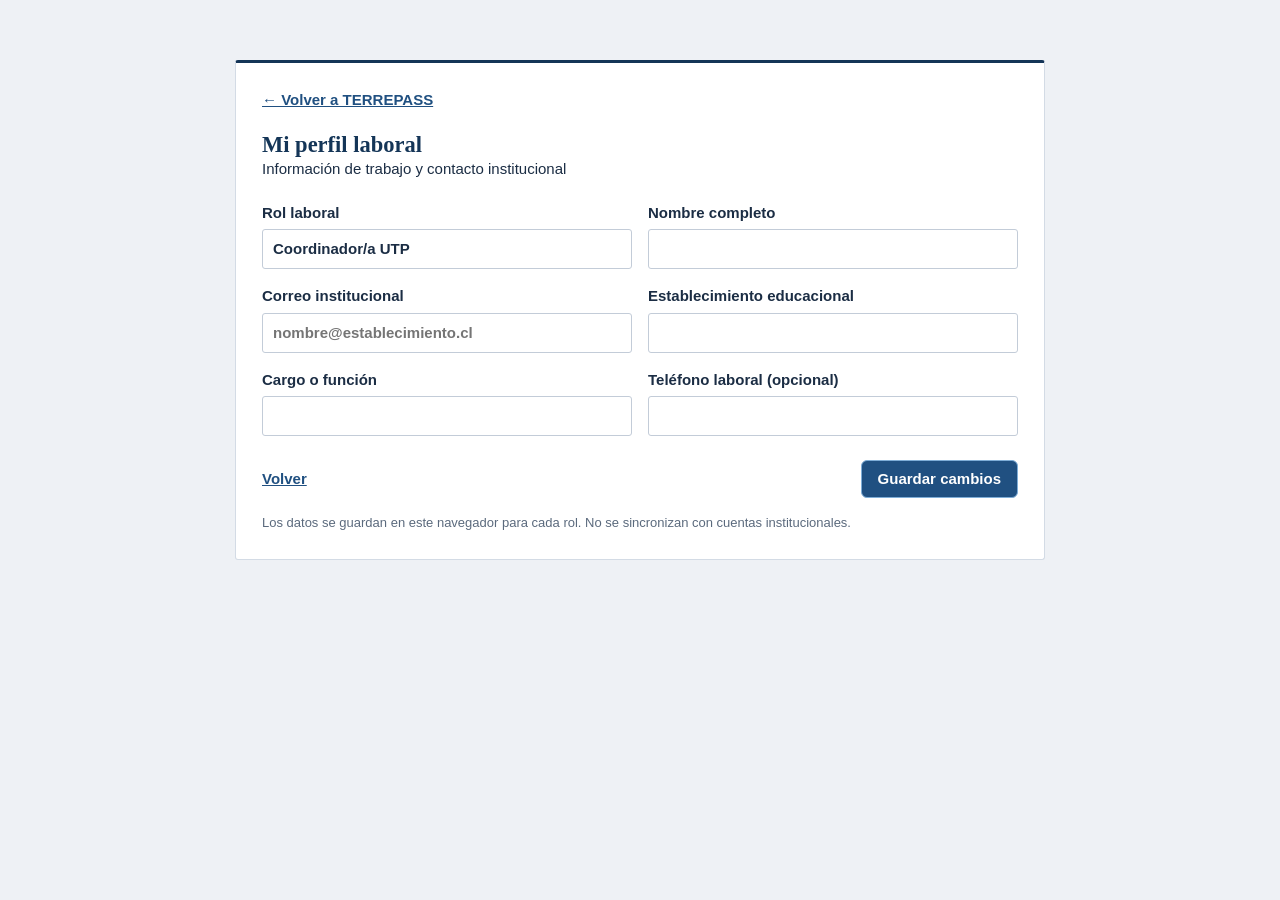
<file: general/Terrepass_perfil.html>
<!doctype html><html lang="es"><head><meta charset="utf-8"><meta name="viewport" content="width=device-width,initial-scale=1"><title>Mi perfil | TERREPASS</title><link rel="stylesheet" href="Terrepass.css"><style>.perfil-pagina{max-width:850px;margin:40px auto;padding:20px}.perfil-pagina .panel{padding:26px}.perfil-pagina .boton{background:#205081;color:#fff;border:1px solid #7eadd7;padding:10px 16px;border-radius:6px;cursor:pointer}body.tema-oscuro .perfil-volver{color:#a8d1ff}.perfil-grid{display:grid;grid-template-columns:repeat(2,minmax(0,1fr));gap:16px;margin-top:22px}.perfil-grid label{display:flex;flex-direction:column;gap:6px;font-weight:600}.perfil-acciones{display:flex;justify-content:space-between;gap:15px;align-items:center;margin-top:24px}.perfil-volver{color:var(--azul);font-weight:700}.perfil-nota{margin-top:16px;color:var(--suave);font-size:13px}#estado{color:var(--ok);margin-top:12px}@media(max-width:600px){.perfil-grid{grid-template-columns:1fr}}</style></head><body><script>if(localStorage.getItem("geesat_tema_oscuro")==="1")document.body.classList.add("tema-oscuro");</script><main class="perfil-pagina"><section class="panel"><a class="perfil-volver" href="./TERREPASS_actualizado.html">← Volver a TERREPASS</a><h1 style="margin-top:20px">Mi perfil laboral</h1><p>Información de trabajo y contacto institucional</p><form id="perfilForm"><div class="perfil-grid"><label>Rol laboral<input id="rol" readonly></label><label>Nombre completo<input id="nombre" required maxlength="70" autocomplete="name"></label><label>Correo institucional<input id="correo" type="email" maxlength="120" autocomplete="email" placeholder="nombre@establecimiento.cl"></label><label>Establecimiento educacional<input id="establecimiento" maxlength="100"></label><label>Cargo o función<input id="cargo" maxlength="80"></label><label id="campoAsignatura">Asignatura o especialidad<input id="asignatura" maxlength="100"></label><label>Teléfono laboral (opcional)<input id="telefono" type="tel" maxlength="25"></label></div><div class="perfil-acciones"><a class="perfil-volver" href="./TERREPASS_actualizado.html">Volver</a><button type="submit" class="boton">Guardar cambios</button></div><p id="estado" role="status" aria-live="polite"></p></form><p class="perfil-nota">Los datos se guardan en este navegador para cada rol. No se sincronizan con cuentas institucionales.</p></section></main><script>
const rol=localStorage.getItem('geesat_rol')==='profesor'?'profesor':'utp';
const clave=rol==='utp'?'geesat_perfil_utp':'geesat_perfil_profesor';
const claveNombre=rol==='utp'?'geesat_nombre_utp':'geesat_nombre_profesor';
const campos=['nombre','correo','establecimiento','cargo','asignatura','telefono'];
let datos={};try{datos=JSON.parse(localStorage.getItem(clave)||'{}')}catch(e){}
document.getElementById('rol').value=rol==='utp'?'Coordinador/a UTP':'Docente';
document.getElementById('campoAsignatura').hidden=rol==='utp';
for(const campo of campos)document.getElementById(campo).value=datos[campo]||(campo==='nombre'?localStorage.getItem(claveNombre)||'':'');
document.getElementById('perfilForm').addEventListener('submit',e=>{e.preventDefault();if(!e.currentTarget.reportValidity())return;const nuevo=Object.fromEntries(campos.map(c=>[c,document.getElementById(c).value.trim()]));localStorage.setItem(clave,JSON.stringify(nuevo));localStorage.setItem(claveNombre,nuevo.nombre);document.getElementById('estado').textContent='Datos laborales guardados correctamente.';});
</script></body></html>
</file>
<file: general/Terrepass.css>
/* ==========================================================
   GEESAT · Gestión de salidas a terreno
   Hoja de estilos institucional (versión compacta)
========================================================== */

:root {
    --marino: #143557;
    --azul: #205081;
    --azul-claro: #e8eef5;
    --dorado: #d8b85c;
    --dorado-claro: #f5d36e;

    --fondo: #eef1f5;
    --panel: #ffffff;
    --borde: #d3dbe5;
    --borde-suave: #e6ebf1;
    --texto: #1b2d44;
    --suave: #5b6a7d;

    --ok: #1f6b43;
    --ok-fondo: #e4f2ea;
    --alerta: #7a5a00;
    --alerta-fondo: #fbf0cf;
    --error: #a03030;
    --error-fondo: #f9e6e6;

    --alto-barra: 60px;
    --ancho-menu: 240px;

    --fuente-titulo: "Source Serif 4", Georgia, "Times New Roman", serif;
    --fuente-texto: "Source Sans 3", "Segoe UI", Arial, sans-serif;
}

* {
    margin: 0;
    padding: 0;
    box-sizing: border-box;
}

html {
    scroll-behavior: smooth;
    scroll-padding-top: calc(var(--alto-barra) + 16px);
}

body {
    font-family: var(--fuente-texto);
    font-size: 15px;
    line-height: 1.45;
    background: var(--fondo);
    color: var(--texto);
    overflow-x: hidden;
}

h1, h2, h3 {
    font-family: var(--fuente-titulo);
    font-weight: 600;
    line-height: 1.2;
    color: var(--marino);
}

button, input, select, textarea {
    font: inherit;
    color: inherit;
}

a {
    color: inherit;
}

:focus-visible {
    outline: 2px solid var(--azul);
    outline-offset: 2px;
}

@media (prefers-reduced-motion: reduce) {
    html { scroll-behavior: auto; }
    * { transition: none !important; animation: none !important; }
}


/* ==========================================================
   MENÚ LATERAL
========================================================== */

.sidebar {
    position: fixed;
    top: 0;
    left: 0;
    bottom: 0;
    width: var(--ancho-menu);
    z-index: 1100;

    display: flex;
    flex-direction: column;

    background: var(--marino);
    overflow-y: auto;
}

.marca {
    display: flex;
    align-items: center;
    gap: 12px;

    min-height: var(--alto-barra);
    padding: 10px 18px;

    border-bottom: 1px solid rgba(255, 255, 255, .14);
}

.marca img {
    width: 40px;
    height: 40px;
    object-fit: contain;
}

.marca h2 {
    font-family: var(--fuente-texto);
    font-size: 17px;
    font-weight: 700;
    letter-spacing: 2px;
    color: #fff;
}

.marca p {
    margin-top: 1px;
    font-size: 12px;
    line-height: 1.25;
    color: var(--dorado);
}

.menu-lateral {
    display: flex;
    flex-direction: column;
    gap: 2px;
    padding: 12px 10px;
}

.opcion {
    display: flex;
    align-items: center;
    gap: 12px;

    height: 40px;
    padding: 0 12px;

    border-radius: 3px;

    color: #d5e0ec;
    font-size: 14.5px;
    text-decoration: none;

    transition: background .2s, color .2s;
}

.opcion:hover {
    background: rgba(255, 255, 255, .08);
    color: #fff;
}

.opcion.activo {
    background: rgba(255, 255, 255, .13);
    color: #fff;
    font-weight: 600;
    box-shadow: inset 3px 0 0 var(--dorado-claro);
}

.opcion .icono {
    width: 20px;
    text-align: center;
    color: #aebfd1;
}

.opcion.activo .icono {
    color: var(--dorado-claro);
}

.pie-menu {
    margin-top: auto;
    padding: 10px;
    border-top: 1px solid rgba(255, 255, 255, .14);
}


/* ==========================================================
   BARRA SUPERIOR
========================================================== */

.barra {
    position: fixed;
    top: 0;
    left: var(--ancho-menu);
    right: 0;
    z-index: 1000;

    display: flex;
    align-items: center;
    gap: 16px;

    height: var(--alto-barra);
    padding: 0 24px;

    background: #fff;
    border-bottom: 1px solid var(--borde);
}

.boton-menu {
    display: none;

    width: 38px;
    height: 38px;

    border: 1px solid var(--borde);
    border-radius: 3px;
    background: #fff;
    color: var(--marino);

    cursor: pointer;
}

.barra-titulo strong {
    display: block;

    font-family: var(--fuente-titulo);
    font-size: 17px;
    font-weight: 600;
    line-height: 1.2;
    color: var(--marino);
}

.barra-titulo span {
    font-size: 12.5px;
    color: var(--suave);
}

.buscador {
    position: relative;
    width: 300px;
    margin-left: auto;
}

.buscador i {
    position: absolute;
    left: 12px;
    top: 50%;
    transform: translateY(-50%);
    color: var(--suave);
    pointer-events: none;
}

.buscador input {
    height: 38px;
    padding-left: 36px;
}

.perfil {
    display: flex;
    align-items: center;
    gap: 8px;

    height: 38px;
    padding: 0 12px;

    border: 1px solid var(--borde);
    border-radius: 3px;
    background: #fff;

    color: var(--marino);
    font-size: 13.5px;
    font-weight: 600;

    cursor: pointer;
}

.perfil:hover {
    background: var(--azul-claro);
}

.velo {
    display: none;
}


/* ==========================================================
   CONTENIDO
========================================================== */

.contenido {
    margin-left: var(--ancho-menu);
    padding: calc(var(--alto-barra) + 20px) 24px 32px;

    display: flex;
    flex-direction: column;
    gap: 20px;
}

.contenido > * {
    width: 100%;
    max-width: 1280px;
    margin-inline: auto;
}

.rejilla {
    display: grid;
    gap: 20px;
    align-items: start;
}

.rejilla-cursos {
    grid-template-columns: minmax(0, 1.5fr) minmax(0, 1fr);
}

.rejilla-info {
    grid-template-columns: minmax(0, 1.1fr) minmax(0, 1fr);
}


/* ==========================================================
   INICIO
========================================================== */

.inicio {
    display: flex;
    flex-direction: column;
    gap: 16px;
}

.encabezado h1 {
    font-size: 28px;
}

.encabezado p {
    max-width: 70ch;
    margin-top: 4px;
    color: var(--suave);
}

.metricas {
    display: grid;
    grid-template-columns: repeat(3, 1fr);
    gap: 16px;
}

.metrica {
    display: flex;
    align-items: center;
    gap: 14px;

    padding: 14px 18px;

    background: var(--panel);
    border: 1px solid var(--borde);
    border-left: 4px solid var(--azul);
    border-radius: 3px;
}

.metrica.pendiente { border-left-color: #c79a1b; }
.metrica.aprobada  { border-left-color: #2f8a5a; }

.metrica-icono {
    width: 40px;
    height: 40px;

    display: grid;
    place-items: center;

    border-radius: 3px;
    background: var(--azul-claro);
    color: var(--azul);
    font-size: 17px;
}

.metrica.pendiente .metrica-icono {
    background: var(--alerta-fondo);
    color: var(--alerta);
}

.metrica.aprobada .metrica-icono {
    background: var(--ok-fondo);
    color: var(--ok);
}

.metrica strong {
    display: block;

    font-family: var(--fuente-titulo);
    font-size: 26px;
    line-height: 1;
    color: var(--marino);
}

.metrica span {
    font-size: 13.5px;
    color: var(--suave);
}


/* ==========================================================
   PANELES
========================================================== */

.panel {
    background: var(--panel);
    border: 1px solid var(--borde);
    border-top: 3px solid var(--marino);
    border-radius: 3px;
}

.panel-cabecera {
    display: flex;
    align-items: center;
    justify-content: space-between;
    gap: 12px;

    padding: 12px 18px;

    background: #f7f9fc;
    border-bottom: 1px solid var(--borde);
}

.panel-cabecera h2 {
    font-size: 18px;
}

.panel-cabecera p {
    margin-top: 2px;
    font-size: 13.5px;
    color: var(--suave);
}

.panel-cuerpo {
    padding: 18px;
}

.enlace-panel {
    flex: none;
    font-size: 13.5px;
    font-weight: 600;
    color: var(--azul);
    text-decoration: none;
}

.enlace-panel:hover {
    text-decoration: underline;
}

.periodo {
    flex: none;
    padding: 3px 10px;

    border: 1px solid var(--borde);
    border-radius: 3px;
    background: #fff;

    font-size: 13px;
    font-weight: 600;
    color: var(--marino);
}


/* ==========================================================
   FORMULARIOS Y BOTONES
========================================================== */

input,
select,
textarea {
    width: 100%;
    padding: 8px 10px;

    border: 1px solid #c3ccd8;
    border-radius: 3px;
    background: #fff;
}

input:focus,
select:focus,
textarea:focus {
    border-color: var(--azul);
}

textarea {
    min-height: 76px;
    resize: vertical;
}

.campo {
    display: flex;
    flex-direction: column;
    gap: 4px;
}

.campo label {
    font-size: 13.5px;
    font-weight: 600;
}

.boton {
    display: inline-flex;
    align-items: center;
    justify-content: center;
    gap: 8px;

    height: 38px;
    padding: 0 18px;

    border: 1px solid var(--azul);
    border-radius: 3px;
    background: var(--azul);

    color: #fff;
    font-weight: 600;

    cursor: pointer;
    transition: background .2s;
}

.boton:hover {
    background: var(--marino);
    border-color: var(--marino);
}

.boton.secundario {
    background: #fff;
    border-color: #b9c4d2;
    color: var(--marino);
}

.boton.secundario:hover {
    background: var(--azul-claro);
}


/* ==========================================================
   ESTADOS
========================================================== */

.estado {
    display: inline-block;

    padding: 2px 9px;

    border-radius: 2px;

    font-size: 12.5px;
    font-weight: 600;
    white-space: nowrap;
}

.estado.pendiente { background: var(--alerta-fondo); color: var(--alerta); }
.estado.aprobada  { background: var(--ok-fondo);     color: var(--ok); }
.estado.rechazada { background: var(--error-fondo);  color: var(--error); }


/* ==========================================================
   CURSOS (panel siempre visible)
========================================================== */

.cursos-cuerpo {
    display: grid;
    grid-template-columns: minmax(250px, 300px) minmax(0, 1fr);
}

.selector-cursos {
    padding: 16px 18px;
    border-right: 1px solid var(--borde);
}

.selector-cursos-compacto {
    display: flex;
    flex-direction: column;
    align-items: stretch;
    gap: 8px;
}

.selector-cursos-compacto label {
    color: var(--suave);
    font-size: 12px;
    font-weight: 600;
    margin-top: 3px;
}

.selector-compacto {
    width: 100%;
    min-height: 38px;
    padding: 8px 10px;
    border: 1px solid var(--borde);
    border-radius: 6px;
    background: var(--panel, #fff);
    color: var(--texto, #1f2937);
    font-size: 14px;
}

.boton-ver-curso {
    min-height: 38px;
    margin-top: 5px;
    border: 0;
    border-radius: 6px;
    background: var(--marino);
    color: #fff;
    font-weight: 600;
    cursor: pointer;
}

.boton-ver-curso:hover { opacity: .9; }

.leyenda {
    margin-top: 12px;
    font-size: 12.5px;
    color: var(--suave);
}

.detalle-curso {
    padding: 16px 18px;
}

.detalle-curso-cabecera {
    display: flex;
    align-items: baseline;
    justify-content: space-between;
    gap: 10px;

    padding-bottom: 8px;
    border-bottom: 1px solid var(--borde-suave);
}

.detalle-curso-cabecera h3 {
    font-size: 17px;
}

.detalle-curso-cabecera span {
    font-size: 13px;
    color: var(--suave);
}

.actividad-curso {
    margin-top: 10px;
    padding: 10px 12px;

    border: 1px solid var(--borde);
    border-left: 3px solid var(--azul);
    border-radius: 3px;
}

.actividad-curso h4 {
    font-family: var(--fuente-texto);
    font-size: 15px;
    font-weight: 700;
    color: var(--marino);
}

.actividad-curso p {
    margin-top: 3px;
    font-size: 13.5px;
    color: var(--suave);
}

.actividad-curso i {
    width: 16px;
    color: var(--azul);
}

.sin-actividad {
    margin-top: 12px;
    font-size: 14px;
    color: var(--suave);
}

.sin-actividad i {
    margin-right: 6px;
}


/* ==========================================================
   PRÓXIMAS SALIDAS
========================================================== */

.salida-fila {
    display: grid;
    grid-template-columns: 34px minmax(0, 1fr) auto;
    gap: 12px;
    align-items: center;

    padding: 12px 18px;

    border-bottom: 1px solid var(--borde-suave);
}

.salida-fila:last-child {
    border-bottom: 0;
}

.salida-icono {
    width: 34px;
    height: 34px;

    display: grid;
    place-items: center;

    border-radius: 3px;
    background: var(--azul-claro);
    color: var(--azul);
}

.salida-info strong {
    display: block;
    font-size: 14.5px;
    color: var(--marino);
}

.salida-info span {
    font-size: 13px;
    color: var(--suave);
}

.salida-meta {
    display: flex;
    flex-direction: column;
    align-items: flex-end;
    gap: 4px;
}

.salida-fecha {
    font-size: 13px;
    font-weight: 600;
    color: var(--suave);
}


/* ==========================================================
   CALENDARIO Y PROGRAMACIÓN
========================================================== */

.calendario-cuerpo {
    display: grid;
    grid-template-columns: minmax(0, 1fr) minmax(0, 1fr);
}

.calendario-box {
    padding: 18px;
    border-right: 1px solid var(--borde);
}

.calendario-titulo {
    display: flex;
    align-items: center;
    justify-content: space-between;

    margin-bottom: 10px;
}

.calendario-titulo h3 {
    font-size: 17px;
}

.calendario-titulo button {
    width: 32px;
    height: 32px;

    border: 1px solid var(--borde);
    border-radius: 3px;
    background: #fff;

    font-size: 18px;
    line-height: 1;
    color: var(--marino);

    cursor: pointer;
}

.calendario-titulo button:hover {
    background: var(--azul-claro);
}

.semana,
.dias {
    display: grid;
    grid-template-columns: repeat(7, 1fr);
    gap: 4px;
}

.semana span {
    padding: 4px 0;
    text-align: center;
    font-size: 12.5px;
    font-weight: 600;
    color: var(--suave);
}

.dia {
    height: 34px;

    display: grid;
    place-items: center;

    border: 1px solid transparent;
    border-radius: 3px;
    background: none;

    font-size: 14px;
    cursor: pointer;
}

.dia:hover {
    background: var(--azul-claro);
}

.dia.vacio {
    cursor: default;
}

.dia.vacio:hover {
    background: none;
}

.dia.hoy {
    border-color: var(--azul);
    font-weight: 700;
}

.dia.seleccionado {
    background: var(--marino);
    border-color: var(--marino);
    color: #fff;
}

.formulario {
    display: grid;
    grid-template-columns: 1fr 1fr;
    gap: 12px 14px;
    align-content: start;

    padding: 18px;
}

.formulario h3 {
    grid-column: 1 / -1;
    font-size: 17px;
}

.formulario .ancho,
.formulario .boton {
    grid-column: 1 / -1;
}

.resumen {
    display: none;
    align-items: center;
    gap: 12px;

    padding: 12px 18px;

    background: var(--ok-fondo);
    border-top: 1px solid #b9dcc8;
    color: var(--ok);
}

.resumen.mostrar {
    display: flex;
}

.resumen strong {
    display: block;
}

.resumen p {
    font-size: 13.5px;
    color: var(--texto);
}


/* ==========================================================
   PLANIFICACIÓN
========================================================== */

.plan-lista {
    display: grid;
    grid-template-columns: repeat(4, 1fr);
}

.plan-item {
    display: flex;
    gap: 12px;

    padding: 16px 18px;

    border-right: 1px solid var(--borde-suave);
}

.plan-item:last-child {
    border-right: 0;
}

.plan-icono {
    flex: none;

    width: 36px;
    height: 36px;

    display: grid;
    place-items: center;

    border-radius: 3px;
    background: var(--azul-claro);
    color: var(--azul);
}

.plan-item h3 {
    font-family: var(--fuente-texto);
    font-size: 15px;
    font-weight: 700;
}

.plan-item p {
    margin-top: 2px;
    font-size: 13.5px;
    color: var(--suave);
}


/* ==========================================================
   GESTIÓN DE TERRENOS (tabla)
========================================================== */

.tabla-contenedor {
    overflow-x: auto;
}

.tabla-solicitudes {
    width: 100%;
    min-width: 780px;
    border-collapse: collapse;
}

.tabla-solicitudes th {
    padding: 10px 16px;

    background: #f3f6fa;
    border-bottom: 1px solid var(--borde);

    text-align: left;
    font-size: 13px;
    font-weight: 700;
    white-space: nowrap;
    color: var(--marino);
}

.tabla-solicitudes td {
    padding: 11px 16px;

    border-bottom: 1px solid var(--borde-suave);

    font-size: 14px;
    vertical-align: middle;
}

.tabla-solicitudes tbody tr:last-child td {
    border-bottom: 0;
}

.tabla-solicitudes tbody tr:hover {
    background: #f9fbfd;
}

.tabla-solicitudes small {
    display: block;
    font-size: 12.5px;
    color: var(--suave);
}

.acciones {
    display: flex;
    gap: 6px;
}

.accion {
    width: 32px;
    height: 32px;

    border: 1px solid;
    border-radius: 3px;
    background: #fff;

    cursor: pointer;
}

.accion.aprobar   { color: var(--ok);    border-color: #9fcdb3; }
.accion.rechazar  { color: var(--error); border-color: #dfa9a9; }
.accion.modificar { color: var(--azul);  border-color: #a9bdd3; }

.accion.aprobar:hover   { background: var(--ok-fondo); }
.accion.rechazar:hover  { background: var(--error-fondo); }
.accion.modificar:hover { background: var(--azul-claro); }


/* ==========================================================
   AVISOS Y COMUNICADOS
========================================================== */

.lista-avisos {
    padding: 4px 18px;
}

.aviso {
    display: flex;
    gap: 12px;

    padding: 12px 0;

    border-bottom: 1px solid var(--borde-suave);
}

.aviso:last-child {
    border-bottom: 0;
}

.aviso-icono {
    flex: none;

    width: 34px;
    height: 34px;

    display: grid;
    place-items: center;

    border-radius: 3px;
    background: var(--azul-claro);
    color: var(--azul);
}

.aviso-tipo {
    font-size: 12.5px;
    color: var(--suave);
}

.aviso h3 {
    font-family: var(--fuente-texto);
    font-size: 15px;
    font-weight: 700;
}

.aviso p {
    font-size: 13.5px;
    color: var(--suave);
    white-space: pre-line;
}

.comunicado-form {
    display: flex;
    flex-direction: column;
    gap: 12px;
    align-items: flex-start;
}

.comunicado-form .campo {
    width: 100%;
}


/* ==========================================================
   CONFIGURACIÓN
========================================================== */

.config-fila {
    display: flex;
    align-items: center;
    justify-content: space-between;
    gap: 16px;
}

.config-fila h3 {
    font-family: var(--fuente-texto);
    font-size: 15px;
    font-weight: 700;
}

.config-fila p {
    font-size: 13.5px;
    color: var(--suave);
}

.switch {
    position: relative;
    flex: none;
    display: inline-block;
}

.switch input {
    position: absolute;
    opacity: 0;
    width: 100%;
    height: 100%;
    cursor: pointer;
}

.switch span {
    position: relative;
    display: block;

    width: 46px;
    height: 24px;

    border-radius: 20px;
    background: #b6bec8;

    transition: background .2s;
}

.switch span::after {
    content: "";

    position: absolute;
    top: 3px;
    left: 3px;

    width: 18px;
    height: 18px;

    border-radius: 50%;
    background: #fff;

    transition: transform .2s;
}

.switch input:checked + span {
    background: var(--azul);
}

.switch input:checked + span::after {
    transform: translateX(22px);
}

.switch input:focus-visible + span {
    outline: 2px solid var(--azul);
    outline-offset: 2px;
}


/* ==========================================================
   MODAL Y AVISO EMERGENTE
========================================================== */

.modal {
    position: fixed;
    inset: 0;
    z-index: 5000;

    display: none;
    align-items: center;
    justify-content: center;

    padding: 20px;

    background: rgba(20, 53, 87, .6);
}

.modal.mostrar {
    display: flex;
}

.modal-contenido {
    position: relative;

    width: 100%;
    max-width: 480px;

    padding: 22px 24px;

    background: #fff;
    border-top: 3px solid var(--marino);
    border-radius: 3px;

    box-shadow: 0 12px 40px rgba(0, 0, 0, .25);
}

.modal-etiqueta {
    font-size: 12.5px;
    font-weight: 600;
    color: var(--suave);
}

.modal-contenido h2 {
    margin-top: 2px;
    font-size: 22px;
}

.modal-contenido > p {
    margin-top: 4px;
    font-size: 14px;
    color: var(--suave);
}

.cerrar-modal {
    position: absolute;
    top: 12px;
    right: 12px;

    width: 30px;
    height: 30px;

    border: 0;
    border-radius: 3px;
    background: #f1f3f6;

    font-size: 20px;
    line-height: 1;
    color: var(--marino);

    cursor: pointer;
}

.cerrar-modal:hover {
    background: var(--azul-claro);
}

.modal-campos {
    display: flex;
    flex-direction: column;
    gap: 12px;

    margin-top: 16px;
}

.modal-campos[hidden] {
    display: none;
}

.modal-botones {
    display: flex;
    justify-content: flex-end;
    gap: 10px;

    margin-top: 20px;
}

.toast {
    position: fixed;
    right: 24px;
    bottom: 24px;
    z-index: 6000;

    min-width: 280px;
    padding: 12px 16px;

    background: var(--marino);
    border-radius: 3px;
    color: #fff;

    opacity: 0;
    transform: translateY(16px);
    pointer-events: none;

    transition: opacity .25s, transform .25s;
}

.toast.mostrar {
    opacity: 1;
    transform: translateY(0);
}

.toast.success { border-left: 4px solid #43a66d; }
.toast.error   { border-left: 4px solid #d84c4c; }


/* ==========================================================
   RESPONSIVE
========================================================== */

@media (max-width: 1100px) {

    .rejilla-cursos,
    .rejilla-info {
        grid-template-columns: minmax(0, 1fr);
    }

    .plan-lista {
        grid-template-columns: repeat(2, 1fr);
    }

    .plan-item:nth-child(2) {
        border-right: 0;
    }

    .plan-item:nth-child(-n+2) {
        border-bottom: 1px solid var(--borde-suave);
    }
}

@media (max-width: 900px) {

    /* El menú pasa a ser un panel que se abre con el botón */

    .sidebar {
        transform: translateX(-100%);
        transition: transform .25s ease;
    }

    body.menu-abierto .sidebar {
        transform: none;
    }

    body.menu-abierto .velo {
        display: block;

        position: fixed;
        inset: 0;
        z-index: 1050;

        background: rgba(20, 53, 87, .5);
    }

    .barra {
        left: 0;
        padding: 0 16px;
    }

    .boton-menu {
        display: grid;
        place-items: center;
    }

    .barra-titulo span {
        display: none;
    }

    .contenido {
        margin-left: 0;
        padding-inline: 16px;
    }

    .calendario-cuerpo {
        grid-template-columns: minmax(0, 1fr);
    }

    .calendario-box {
        border-right: 0;
        border-bottom: 1px solid var(--borde);
    }
}

@media (max-width: 700px) {

    .metricas {
        grid-template-columns: minmax(0, 1fr);
    }

    .cursos-cuerpo {
        grid-template-columns: minmax(0, 1fr);
    }

    .selector-cursos {
        border-right: 0;
        border-bottom: 1px solid var(--borde);
    }

    .plan-lista {
        grid-template-columns: minmax(0, 1fr);
    }

    .plan-item {
        border-right: 0;
        border-bottom: 1px solid var(--borde-suave);
    }

    .plan-item:last-child {
        border-bottom: 0;
    }

    .barra-titulo {
        display: none;
    }

    .buscador {
        flex: 1;
        width: auto;
    }

    .perfil span {
        display: none;
    }

    .formulario {
        grid-template-columns: minmax(0, 1fr);
    }

    .panel-cabecera {
        flex-wrap: wrap;
    }

    .encabezado h1 {
        font-size: 24px;
    }
}


/* ==========================================================
   ROLES, SOLICITUDES Y TEMA OSCURO
========================================================== */
[hidden] { display: none !important; }

.selector-rol {
    display: flex;
    align-items: center;
    gap: 7px;
    margin-left: auto;
    color: var(--suave);
    font-size: 13px;
    white-space: nowrap;
}
.selector-rol select {
    width: auto;
    max-width: 190px;
    height: 36px;
    padding: 5px 8px;
}
.buscador { margin-left: 0; }
.boton-tema {
    display: inline-flex;
    align-items: center;
    justify-content: center;
    gap: 7px;
    min-height: 36px;
    padding: 0 10px;
    border: 1px solid var(--borde);
    border-radius: 3px;
    background: var(--panel);
    color: var(--texto);
    cursor: pointer;
    white-space: nowrap;
}
.boton-tema:hover { background: var(--azul-claro); }
.solicitud-docente {
    display: flex;
    justify-content: space-between;
    align-items: flex-start;
    gap: 16px;
    padding: 14px 18px;
    border-bottom: 1px solid var(--borde-suave);
}
.solicitud-docente:last-child { border-bottom: 0; }
.solicitud-docente p { margin-top: 4px; color: var(--suave); font-size: 13.5px; }
.observacion-utp { color: var(--texto) !important; }
.estado.modificada { background: #e4edf9; color: #234f80; }
.tema-config { padding-top: 16px; border-top: 1px solid var(--borde-suave); }
body.tema-oscuro {
    --fondo: #111923;
    --panel: #1b2735;
    --borde: #344456;
    --borde-suave: #2b3a4b;
    --texto: #e5edf5;
    --suave: #b2c0cf;
    --azul-claro: #263b52;
    --ok-fondo: #1d3b30;
    --ok: #8bd4aa;
    --alerta-fondo: #463a1c;
    --alerta: #f0d27b;
    --error-fondo: #472929;
    --error: #ffaaaa;
    background: var(--fondo);
    color: var(--texto);
}
body.tema-oscuro h1, body.tema-oscuro h2, body.tema-oscuro h3,
body.tema-oscuro .metrica strong, body.tema-oscuro .actividad-curso h4,
body.tema-oscuro .salida-info strong, body.tema-oscuro .tabla-solicitudes th,
body.tema-oscuro .barra-titulo strong, body.tema-oscuro .config-fila h3 {
    color: #e1ebf6;
}
body.tema-oscuro .barra,
body.tema-oscuro .panel-cabecera,
body.tema-oscuro .boton-menu,
body.tema-oscuro .perfil,
body.tema-oscuro .periodo,
body.tema-oscuro .curso-opcion,
body.tema-oscuro .calendario-titulo button,
body.tema-oscuro .accion,
body.tema-oscuro input,
body.tema-oscuro select,
body.tema-oscuro textarea,
body.tema-oscuro .boton.secundario {
    background: #202e3e;
    color: var(--texto);
    border-color: var(--borde);
}
body.tema-oscuro .tabla-solicitudes th { background: #243346; }
body.tema-oscuro .tabla-solicitudes tbody tr:hover { background: #202e3e; }
body.tema-oscuro .boton-tema { background: #202e3e; color: var(--texto); border-color: var(--borde); }
body.tema-oscuro .boton-tema:hover,
body.tema-oscuro .curso-opcion:hover,
body.tema-oscuro .dia:hover { background: #30465d; }
body.tema-oscuro .curso-opcion.seleccionado,
body.tema-oscuro .dia.seleccionado { background: var(--marino); color: #fff; }
body.tema-oscuro .metrica-icono,
body.tema-oscuro .salida-icono,
body.tema-oscuro .plan-icono,
body.tema-oscuro .aviso-icono { background: #263b52; color: #a9ccef; }
body.tema-oscuro .modal-contenido { background: var(--panel); color: var(--texto); }
body.tema-oscuro .modal-contenido h2 { color: #e1ebf6; }
body.tema-oscuro .resumen p { color: var(--texto); }
body.tema-oscuro .estado.modificada { background: #263b52; color: #c4ddff; }

@media (max-width: 1100px) {
    .barra { gap: 9px; padding-inline: 14px; }
    .barra-titulo strong { font-size: 14px; }
    .buscador { width: 190px; }
    .boton-tema span { display: none; }
}
@media (max-width: 760px) {
    .selector-rol { margin-left: auto; }
    .selector-rol label { display: none; }
    .selector-rol select { max-width: 135px; font-size: 12px; }
    .boton-tema { width: 36px; padding: 0; }
    .buscador { display: none; }
    .solicitud-docente { flex-direction: column; }
}


/* ==========================================================
   SOLICITUD / PLANIFICACIÓN DE SALIDA A TERRENO
========================================================== */
#calendario .calendario-box { display: none; }
#calendario .calendario-cuerpo { display: block; }
#calendario .formulario { grid-template-columns: repeat(2, minmax(0, 1fr)); }
#calendario .tema-config { display: none !important; }
.planificacion-formulario {
    margin-top: 12px; padding-top: 20px; border-top: 1px solid var(--borde);
    display: grid; grid-template-columns: minmax(0, 1fr); gap: 15px;
}
.planificacion-titulo { display: flex; align-items: center; gap: 12px; padding: 12px 14px;
    border-left: 4px solid var(--dorado); background: var(--azul-claro); border-radius: 8px; }
.planificacion-titulo span { color: var(--azul); font-weight: 800; }
.planificacion-titulo h3 { margin: 0; color: var(--marino); font-size: 15px; }
.planificacion-grid { display: grid; grid-template-columns: repeat(2, minmax(0, 1fr)); gap: 12px 14px; }
.planificacion-formulario textarea { min-height: 76px; resize: vertical; }
.requerimientos-grid { display: grid; grid-template-columns: repeat(2, minmax(0, 1fr)); gap: 12px; }
.requisito { display: flex; align-items: center; gap: 10px; padding: 14px; border: 1px solid var(--borde);
    border-radius: 8px; background: var(--panel); font-weight: 600; }
.requisito input { width: 17px; height: 17px; accent-color: var(--azul); }
@media (max-width: 700px) {
    #calendario .formulario, .planificacion-grid, .requerimientos-grid { grid-template-columns: minmax(0, 1fr); }
}


/* Secciones finales de la planificación: transporte y observaciones */
.ayuda-planificacion { margin: -8px 0 0; color: var(--suave); font-size: 13px; font-style: italic; }
.observaciones-planificacion { min-height: 110px !important; }
.notas-planificacion { margin-top: 2px; padding: 14px 16px; border-left: 3px solid var(--dorado); border-radius: 8px; background: var(--azul-claro); }
.notas-planificacion p { margin: 5px 0; color: var(--suave); font-size: 12px; line-height: 1.5; }
body.tema-oscuro .notas-planificacion { background: #263b52; }
body.tema-oscuro .ayuda-planificacion { color: var(--suave); }

/* Vista UTP: documento formal y formulario exclusivo del profesor */
[hidden] { display: none !important; }
.boton-ver-plan { border: 1px solid var(--azul); background: var(--azul-claro); color: var(--marino); padding: 7px 10px; border-radius: 4px; cursor: pointer; font-weight: 700; white-space: nowrap; }
.boton-ver-plan:hover { background: #d5e3f2; }
.tabla-solicitudes .acciones { align-items: center; flex-wrap: wrap; }
.modal-planificacion { overflow-y: auto; align-items: flex-start; }
.contenedor-documento { width: min(900px,100%); margin: 15px auto; }
.herramientas-documento { display: flex; justify-content: space-between; align-items: center; gap: 12px; background: #f2f5fa; padding: 12px 18px; border-radius: 7px 7px 0 0; color: #143557; }
.herramientas-documento > div { display: flex; gap: 8px; flex-wrap: wrap; }
.hoja-planificacion { background: #fff; color: #253346; padding: 44px 52px; box-shadow: 0 12px 40px #102b4550; }
.cabecera-documento { text-align: center; border-bottom: 3px solid #143557; padding-bottom: 22px; }
.cabecera-documento span { color: #597086; letter-spacing: 2px; font-size: 12px; font-weight: 700; }
.cabecera-documento h2 { margin: 12px 0; font-size: 23px; color: #143557; }
.cabecera-documento p { color: #597086; }
.resumen-documento { display: grid; grid-template-columns: 2fr 1fr 1fr; gap: 12px; margin: 22px 0; background: #eef3f8; padding: 16px; }
.resumen-documento small { display: block; font-size: 11px; color: #56677a; }
.resumen-documento strong { display: block; margin-top: 5px; overflow-wrap: anywhere; }
.seccion-documento { margin: 24px 0; break-inside: avoid; }
.seccion-documento h3 { font: 700 16px 'Source Sans 3',sans-serif; color: #143557; padding: 9px 12px; border-left: 4px solid #d8b85c; background: #eef3f8; margin-bottom: 12px; }
.datos-documento { display: grid; grid-template-columns: repeat(2,minmax(0,1fr)); gap: 12px 20px; }
.dato-documento { border-bottom: 1px solid #dce3eb; padding: 4px 2px 10px; min-width: 0; }
.dato-documento span { font-size: 12px; color: #56677a; font-weight: 700; }
.dato-documento p { white-space: pre-wrap; overflow-wrap: anywhere; margin-top: 5px; }
.pie-documento { text-align: center; border-top: 1px solid #dce3eb; margin-top: 30px; padding-top: 14px; color: #657487; font-size: 12px; }
@media(max-width:650px) { .hoja-planificacion { padding: 24px 18px; } .herramientas-documento { flex-direction: column; align-items: stretch; } .datos-documento,.resumen-documento { grid-template-columns: 1fr; } }
@media print { body * { visibility: hidden !important; } #modalPlanificacion, #modalPlanificacion .hoja-planificacion, #modalPlanificacion .hoja-planificacion * { visibility: visible !important; } #modalPlanificacion { position: absolute; inset: 0; display: block !important; overflow: visible; padding: 0; background: white; } .contenedor-documento { width: 100%; margin: 0; } .herramientas-documento { display: none !important; } .hoja-planificacion { box-shadow: none; padding: 10mm; } @page { size: A4; margin: 12mm; } }

/* Avisos publicados y administrados por UTP */
.avisos-vacio { padding: 18px 0; margin: 0; }
.aviso-contenido { flex: 1; min-width: 0; }
.aviso-prioritario { background: #fff8e5; border-left: 4px solid #d8b85c; padding-left: 12px; }
.aviso-acciones { display: flex; align-items: center; gap: 8px; flex-wrap: wrap; margin-left: auto; }
.aviso-acciones .boton { height: 32px; padding: 0 10px; font-size: 12px; white-space: nowrap; }
.aviso-acciones .aviso-eliminar { color: #a03030; border-color: #dfa9a9; }
.aviso-acciones .aviso-eliminar:hover { background: #f9e6e6; }
@media(max-width: 700px) { .aviso { flex-wrap: wrap; } .aviso-acciones { width: 100%; margin-left: 46px; } }

/* Configuración compacta y desplegable en el menú lateral */
.opcion-config { width:100%; border:0; background:transparent; text-align:left; cursor:pointer; font:inherit; }
.opcion-config:hover,.opcion-config[aria-expanded="true"] { background:rgba(255,255,255,.12);color:#fff; }
.config-flecha { margin-left:auto; font-size:11px; transition:transform .2s; }
.opcion-config[aria-expanded="true"] .config-flecha { transform:rotate(180deg); }
.submenu-config { margin:4px 3px 9px 15px; padding:9px 7px; border-left:2px solid var(--dorado); background:rgba(0,0,0,.13); border-radius:0 6px 6px 0; color:#e3ebf5; }
.submenu-intro { padding:3px 8px 9px; font-size:11px; color:#bfcddd; }
.config-detalle { border-top:1px solid rgba(255,255,255,.1); }
.config-detalle summary { list-style:none; cursor:pointer; padding:10px 7px; font-size:12.5px; font-weight:600; display:flex; align-items:center; gap:9px; border-radius:4px; }
.config-detalle summary::-webkit-details-marker { display:none; }
.config-detalle summary:hover { background:rgba(255,255,255,.09); }
.config-detalle summary i { width:17px; text-align:center; color:var(--dorado); }
.config-detalle p { font-size:12px; line-height:1.45; color:#cfdae8; padding:3px 8px 12px; }
.config-control { display:flex; align-items:center; justify-content:space-between; gap:8px; font-size:12px; padding:5px 8px 12px; }
.config-control input { width:17px; height:17px; accent-color:var(--dorado); }
.config-enlace { display:inline-block; color:#fff; font-size:12px; padding:0 8px 12px; }
@media(max-width:700px) { .submenu-config { margin-left:10px; } }

/* Calendario de inicio y tarjetas de acceso */
.metrica-enlace {text-decoration:none;cursor:pointer;transition:transform .15s,box-shadow .15s}
.metrica-enlace:hover {transform:translateY(-2px);box-shadow:0 5px 16px #102b4a20}
.cal-general-contenido{padding:18px}
.cal-general-controles{display:flex;align-items:center;gap:10px;flex-wrap:wrap;margin-bottom:15px}
.cal-general-controles button{width:auto;padding:6px 12px;border:1px solid var(--borde);background:var(--panel);border-radius:5px;cursor:pointer}
.cal-general-controles strong{min-width:125px;text-align:center}
.cal-leyenda{display:flex;flex-wrap:wrap;gap:13px;margin-left:auto;font-size:12px;color:var(--suave)}
.cal-leyenda span{display:flex;align-items:center;gap:5px}
.cal-punto{width:11px;height:11px;border-radius:50%;display:inline-block}
.cal-punto.verde{background:#249257}.cal-punto.amarillo{background:#f1b91c}.cal-punto.rojo{background:#df4b4b}
.cal-general-semana,.cal-general-dias{display:grid;grid-template-columns:repeat(7,minmax(0,1fr))}
.cal-general-semana span{text-align:center;background:var(--azul-claro);padding:9px 0;font-size:12px;font-weight:700}
.cal-celda{position:relative;min-height:75px;padding:9px;border:1px solid var(--borde-suave);background:var(--panel);outline-offset:-3px}
.cal-celda strong{font-size:14px}.cal-celda.fuera{background:var(--fondo)}
.cal-celda.nivel-verde{background:#d8f8df;color:#126437}.cal-celda.nivel-amarillo{background:#fff0bd;color:#745500}.cal-celda.nivel-rojo{background:#ffd9d9;color:#9b2020}
.cal-puntos{display:block;letter-spacing:3px;font-size:12px;margin-top:6px}
.cal-tooltip{display:none;position:absolute;z-index:30;left:50%;bottom:calc(100% + 7px);transform:translateX(-50%);width:min(300px,80vw);padding:12px;border-radius:7px;background:#15273d;color:white;box-shadow:0 8px 22px #0004;font-size:12px;line-height:1.5;overflow-wrap:anywhere}
.cal-tooltip strong{color:white}.cal-tooltip p{border-top:1px solid #ffffff35;padding-top:6px;margin-top:6px}
.cal-celda:hover .cal-tooltip,.cal-celda:focus .cal-tooltip,.cal-celda:focus-within .cal-tooltip{display:block}
.cal-general-nota{font-size:12px;color:var(--suave);margin-top:12px}
@media(max-width:700px){.cal-general-contenido{padding:10px}.cal-celda{min-height:54px;padding:5px}.cal-leyenda{margin-left:0}.cal-tooltip{width:220px}.cal-general-semana span{font-size:11px}}
body.tema-oscuro .cal-celda.nivel-verde{background:#16492f;color:#d3ffe0}body.tema-oscuro .cal-celda.nivel-amarillo{background:#594719;color:#fff1bd}body.tema-oscuro .cal-celda.nivel-rojo{background:#602b32;color:#ffe1e1}

/* Calendario y próximas salidas, juntos en el inicio */
.panel-calendario-proximas{display:grid;grid-template-columns:minmax(0,1.85fr) minmax(290px,1fr);gap:20px;align-items:start}
.panel-calendario-proximas>.panel{min-width:0;height:100%}
.cursos-independiente{width:100%}
@media(max-width:1050px){.panel-calendario-proximas{grid-template-columns:1fr}}

/* Configuración funcional */
.config-interior { padding: 5px 8px 12px; display:grid; gap:9px; }
.config-interior label { display:grid; gap:5px; font-size:12px; color:#e3ebf5; }
.config-interior input:not([type="checkbox"]), .config-interior select { min-width:0; width:100%; padding:7px; background:#fff; color:#173451; border-radius:4px; }
.config-interior .config-control { display:flex; align-items:center; justify-content:space-between; gap:8px; }
.config-interior .config-control input { width:auto; }
.config-interior p { padding:0; }
.config-btn { border:1px solid #c7a64c; background:#e6c569; color:#162d48; padding:8px; border-radius:5px; font-weight:700; cursor:pointer; font-size:12px; }
.config-enlace { display:block; padding:8px; color:#f7d577; text-decoration:underline; font-size:12px; }
.config-modal[hidden] { display:none!important; }
.config-modal { position:fixed; inset:0; z-index:8000; background:rgba(8,20,35,.7); display:grid; place-items:center; padding:20px; }
.config-modal-panel { position:relative; width:min(620px,100%); max-height:80vh; overflow:auto; background:var(--panel); color:var(--texto); padding:25px; border-radius:9px; }
.config-modal-cerrar { position:absolute; right:15px; top:10px; background:transparent; border:0; font-size:28px; cursor:pointer; }
.config-historial-item { padding:12px 0; border-bottom:1px solid var(--borde); }
.config-historial-item p { color:var(--suave); font-size:13px; }

.config-perfil-link{display:flex;gap:9px;align-items:center;padding:11px 7px;border-top:1px solid rgba(255,255,255,.1);font-size:12.5px;font-weight:600;color:#e3ebf5;text-decoration:none}.config-perfil-link:hover{background:rgba(255,255,255,.09)}.config-perfil-link i{color:var(--dorado)}


/* Secciones plegables de la solicitud docente */
.planificacion-pestana { border:1px solid #dbe3ec; border-radius:12px; margin:12px 0; overflow:hidden; background:#fff; }
.planificacion-pestana > summary { display:flex; align-items:center; gap:12px; padding:17px 18px; cursor:pointer; list-style:none; font-weight:650; }
.planificacion-pestana > summary::-webkit-details-marker { display:none; }
.pestana-numero { color:#b88c19; min-width:25px; }
.pestana-indicador { margin-left:auto; transition:transform .2s ease; }
.planificacion-pestana[open] .pestana-indicador { transform:rotate(180deg); }
.planificacion-pestana-contenido { padding:8px 18px 20px; }
body[data-rol="utp"] .salidas-lista .salida-fila { cursor:pointer; }
body[data-rol="utp"] .salidas-lista .salida-fila:hover { outline:2px solid #d8b354; outline-offset:2px; }
.solicitud-resaltada { outline:3px solid #c89c2c; outline-offset:-3px; }

body[data-rol="profesor"] .metricas .metrica.pendiente { display:none !important; }

/* TERREPASS: contraste consistente y legibilidad en modo oscuro */
body.tema-oscuro { color-scheme: dark; --marino:#143557; --azul:#91bff0; --dorado:#e7c46c; }
body.tema-oscuro .panel,
body.tema-oscuro .metrica,
body.tema-oscuro .actividad-curso,
body.tema-oscuro .salida-fila,
body.tema-oscuro .planificacion-pestana,
body.tema-oscuro .config-modal-panel,
body.tema-oscuro .modal-contenido { background:var(--panel); color:var(--texto); border-color:var(--borde); }
body.tema-oscuro .planificacion-pestana > summary { background:#27394d; color:#f1f6ff; }
body.tema-oscuro .planificacion-pestana > summary:hover { background:#314760; }
body.tema-oscuro .planificacion-pestana[open] > summary { border-bottom:1px solid var(--borde); }
body.tema-oscuro .planificacion-pestana-contenido { background:var(--panel); color:var(--texto); }
body.tema-oscuro label,
body.tema-oscuro .planificacion-pestana strong,
body.tema-oscuro .cal-celda strong,
body.tema-oscuro .cal-general-controles strong,
body.tema-oscuro .metrica strong { color:inherit; }
body.tema-oscuro input:not([type="checkbox"]),
body.tema-oscuro select,
body.tema-oscuro textarea,
body.tema-oscuro .config-interior input:not([type="checkbox"]),
body.tema-oscuro .config-interior select { background:#152232; color:#f0f5fc; border:1px solid #52677f; }
body.tema-oscuro input::placeholder,
body.tema-oscuro textarea::placeholder { color:#b2c1d1; opacity:1; }
body.tema-oscuro input:focus-visible,
body.tema-oscuro select:focus-visible,
body.tema-oscuro textarea:focus-visible,
body.tema-oscuro button:focus-visible,
body.tema-oscuro summary:focus-visible { outline:2px solid #f0ce74; outline-offset:2px; }
body.tema-oscuro select option { background:#152232; color:#f0f5fc; }
body.tema-oscuro .cal-general-semana span,
body.tema-oscuro .cal-general-controles button { background:#293b4f; color:#f1f6ff; border-color:var(--borde); }
body.tema-oscuro .cal-celda { background:#1e2c3b; color:#eaf1f9; border-color:var(--borde); }
body.tema-oscuro .cal-celda.fuera { background:#141e29; color:#9faebf; }
body.tema-oscuro .cal-celda.nivel-verde { background:#16492f; color:#d3ffe0; }
body.tema-oscuro .cal-celda.nivel-amarillo { background:#594719; color:#fff1bd; }
body.tema-oscuro .cal-celda.nivel-rojo { background:#602b32; color:#ffe1e1; }
body.tema-oscuro .cal-celda.nivel-verde strong,
body.tema-oscuro .cal-celda.nivel-amarillo strong,
body.tema-oscuro .cal-celda.nivel-rojo strong { color:inherit; }
body.tema-oscuro .cal-tooltip,
body.tema-oscuro .cal-tooltip strong { background:#0e1b2a; color:#fff; }
body.tema-oscuro .aviso-prioritario { background:#493b1d; color:#ffe9b3; }
body.tema-oscuro .notas-planificacion { background:#273c51; color:#eaf1f9; }
body.tema-oscuro .tabla-solicitudes td,
body.tema-oscuro .tabla-solicitudes th { color:var(--texto); border-color:var(--borde); }
body.tema-oscuro .herramientas-documento { background:#27394d; color:#edf4fc; }
/* La hoja imprimible permanece blanca para legibilidad y exportación. */
body.tema-oscuro .hoja-planificacion { background:#fff; color:#253346; color-scheme:light; }
body.tema-oscuro .hoja-planificacion h1,
body.tema-oscuro .hoja-planificacion h2,
body.tema-oscuro .hoja-planificacion h3 { color:#143557; }
body.tema-oscuro .hoja-planificacion .seccion-documento h3 { background:#eef3f8; }

/* Cambios de UTP visibles para el docente */
.cambios-utp { margin-top:12px; padding:16px; border:1px solid #d4a74d; border-radius:10px; background:#fff9e8; color:#263449; }
.cambios-utp ul { margin:10px 0 14px; padding-left:22px; }
.cambios-utp li { margin:6px 0; }
.aceptar-cambio-utp { background:#146b48; color:white; border:0; border-radius:7px; padding:10px 15px; font-weight:700; cursor:pointer; }
.aceptar-cambio-utp:hover { background:#0e5137; }
.cambio-confirmado { color:#168052; font-weight:700; }
.tema-oscuro .cambios-utp { background:#2b2b26; color:#f3f5fa; border-color:#d4a74d; }
.tema-oscuro .cambio-confirmado { color:#87e4b6; }

/* Correcciones específicas de legibilidad: modo oscuro */
body.tema-oscuro .sidebar { background:#143557; color:#f3f7ff; }
body.tema-oscuro .sidebar .marca h2,
body.tema-oscuro .sidebar .opcion { color:#f3f7ff; }
body.tema-oscuro .panel-cabecera,
body.tema-oscuro .calendario-cabecera,
body.tema-oscuro .tabla-solicitudes thead,
body.tema-oscuro .tabla-solicitudes th { background:#26384d; color:#f1f6fc; }
body.tema-oscuro .panel,
body.tema-oscuro .panel p,
body.tema-oscuro .panel span,
body.tema-oscuro .panel li,
body.tema-oscuro .panel td,
body.tema-oscuro .solicitud-docente,
body.tema-oscuro .solicitud-docente p,
body.tema-oscuro .config-modal-panel,
body.tema-oscuro .config-modal-panel p,
body.tema-oscuro .config-modal-panel span,
body.tema-oscuro .modal-contenido,
body.tema-oscuro .modal-contenido p { color:var(--texto); }
body.tema-oscuro .panel h1,
body.tema-oscuro .panel h2,
body.tema-oscuro .panel h3,
body.tema-oscuro .panel h4,
body.tema-oscuro .config-modal-panel h2,
body.tema-oscuro .config-modal-panel h3 { color:#f3f7ff; }
body.tema-oscuro .panel .ayuda-planificacion,
body.tema-oscuro .panel small,
body.tema-oscuro .panel .texto-secundario,
body.tema-oscuro .panel .metrica-etiqueta { color:#c4d2e1; }
body.tema-oscuro .curso-opcion,
body.tema-oscuro .calendario-titulo button,
body.tema-oscuro .accion,
body.tema-oscuro .boton.secundario,
body.tema-oscuro .boton-ver-plan,
body.tema-oscuro .config-fila { background:#26384d; color:#f2f7fd; border-color:#50657b; }
body.tema-oscuro .curso-opcion.seleccionado,
body.tema-oscuro .dia.seleccionado { background:#345c83; color:#fff; }
body.tema-oscuro .tabla-solicitudes tbody tr:nth-child(even) { background:#202e3e; }
body.tema-oscuro .tabla-solicitudes tbody tr:hover { background:#30465d; }
body.tema-oscuro .tabla-solicitudes .accion.aprobar { color:#9aebbc; }
body.tema-oscuro .tabla-solicitudes .accion.rechazar { color:#ffb7b7; }
body.tema-oscuro .tabla-solicitudes .accion.modificar { color:#acd4ff; }
body.tema-oscuro .planificacion-pestana > summary,
body.tema-oscuro .planificacion-pestana > summary strong,
body.tema-oscuro .planificacion-pestana > summary span { color:#f3f7ff; }
body.tema-oscuro .planificacion-pestana > summary .pestana-numero { color:#f1d17c; }
body.tema-oscuro .cambios-utp,
body.tema-oscuro .cambios-utp strong,
body.tema-oscuro .cambios-utp span,
body.tema-oscuro .cambios-utp p { color:#f3f7ff; }
body.tema-oscuro .cambios-utp .cambio-confirmado { color:#91edbd; }
body.tema-oscuro .aviso-prioritario,
body.tema-oscuro .aviso-prioritario * { color:#ffe9b3; }
body.tema-oscuro .hoja-planificacion,
body.tema-oscuro .hoja-planificacion p,
body.tema-oscuro .hoja-planificacion span,
body.tema-oscuro .hoja-planificacion strong,
body.tema-oscuro .hoja-planificacion td,
body.tema-oscuro .hoja-planificacion li { color:#253346; }
body.tema-oscuro .hoja-planificacion h1,
body.tema-oscuro .hoja-planificacion h2,
body.tema-oscuro .hoja-planificacion h3 { color:#143557; }
body.tema-oscuro .hoja-planificacion .seccion-documento h3 { background:#eef3f8; }
body.tema-oscuro .resumen-documento { background:#eef3f8; color:#253346; }
body.tema-oscuro .resumen-documento small,
body.tema-oscuro .dato-documento span { color:#4e6174; }
body.tema-oscuro .perfil-pagina .panel { background:var(--panel); }
body.tema-oscuro .perfil-pagina label { color:#edf4fc; }
body.tema-oscuro .perfil-pagina .perfil-nota { color:#c4d2e1; }

/* Eliminación segura de solicitudes pendientes por el docente */
.solicitud-docente-acciones { display:flex; flex-direction:column; align-items:flex-end; gap:10px; }
.boton-eliminar-solicitud { border:1px solid #b94141; border-radius:8px; padding:9px 12px; background:transparent; color:#a92828; cursor:pointer; font-weight:600; }
.boton-eliminar-solicitud:hover { background:#fff0f0; }
body.tema-oscuro .boton-eliminar-solicitud { color:#ffb9b9; border-color:#ff9999; }
body.tema-oscuro .boton-eliminar-solicitud:hover { background:#583038; }
</file>
